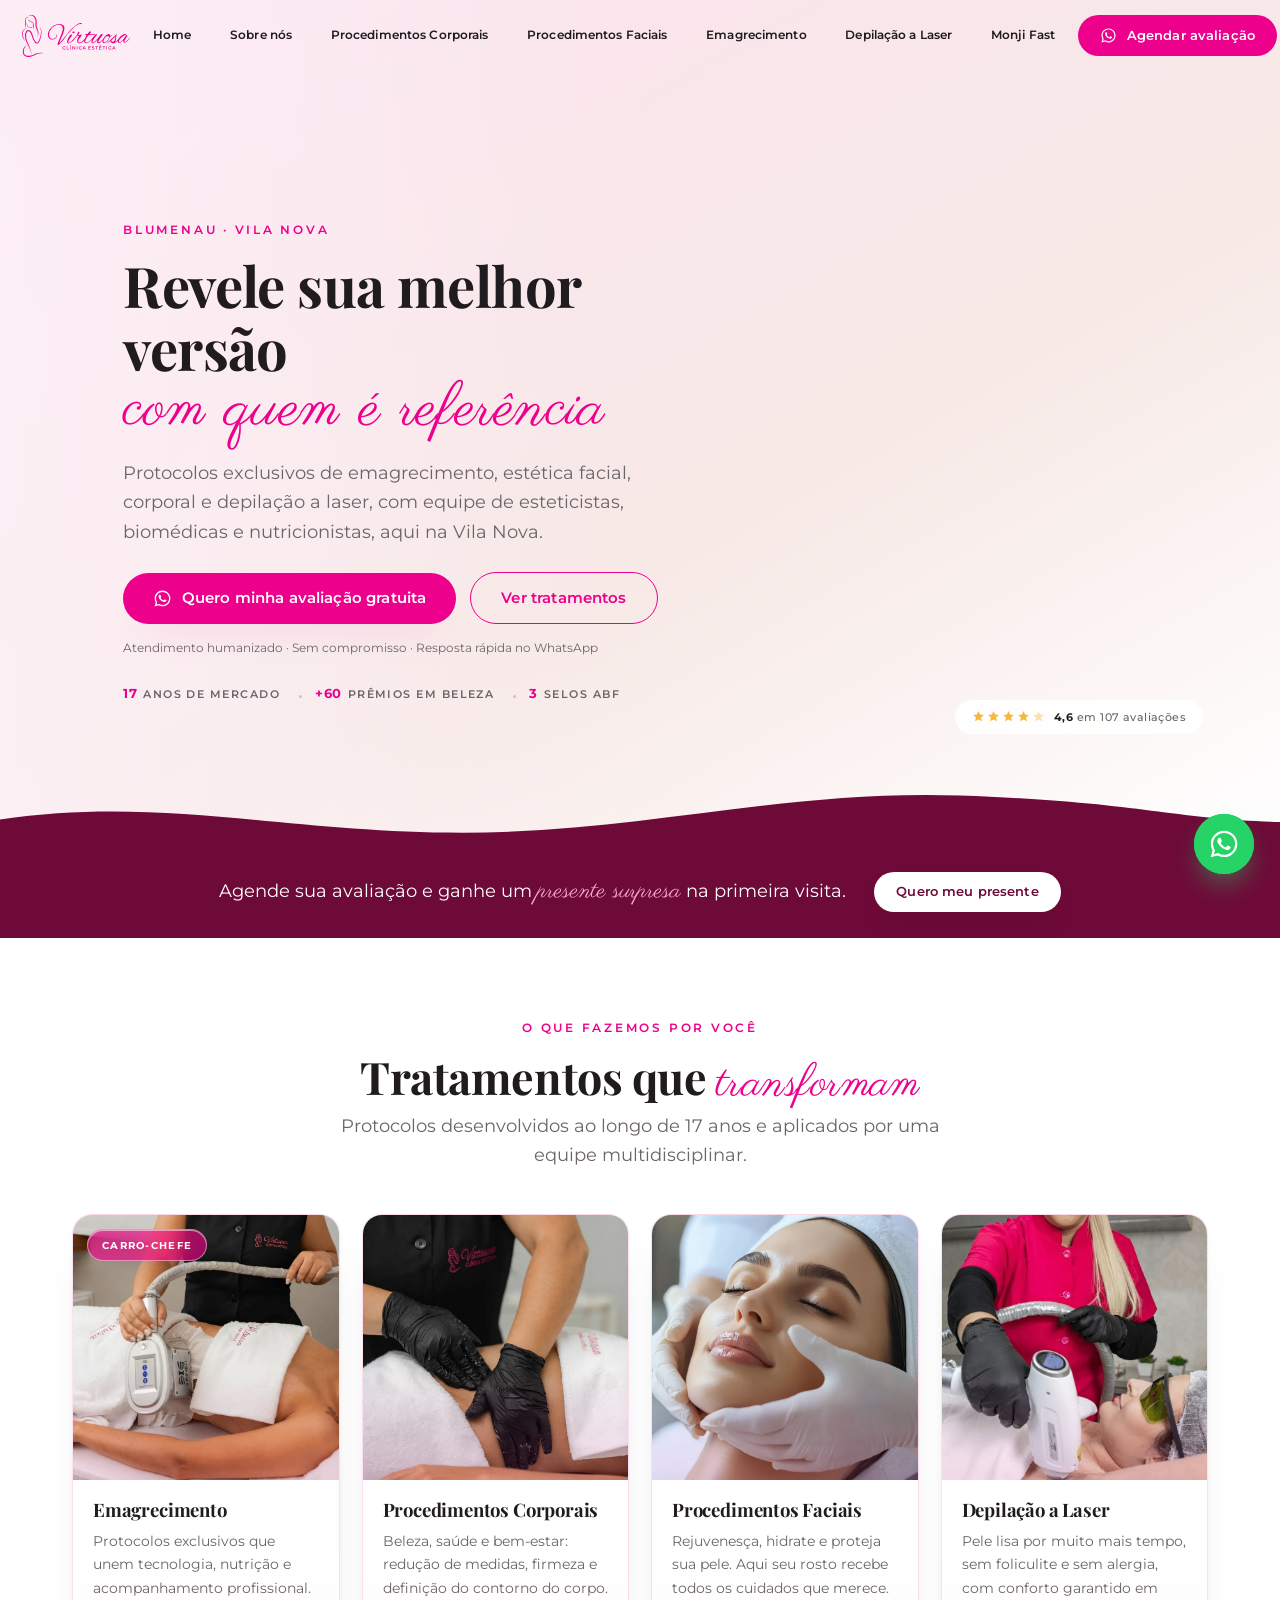
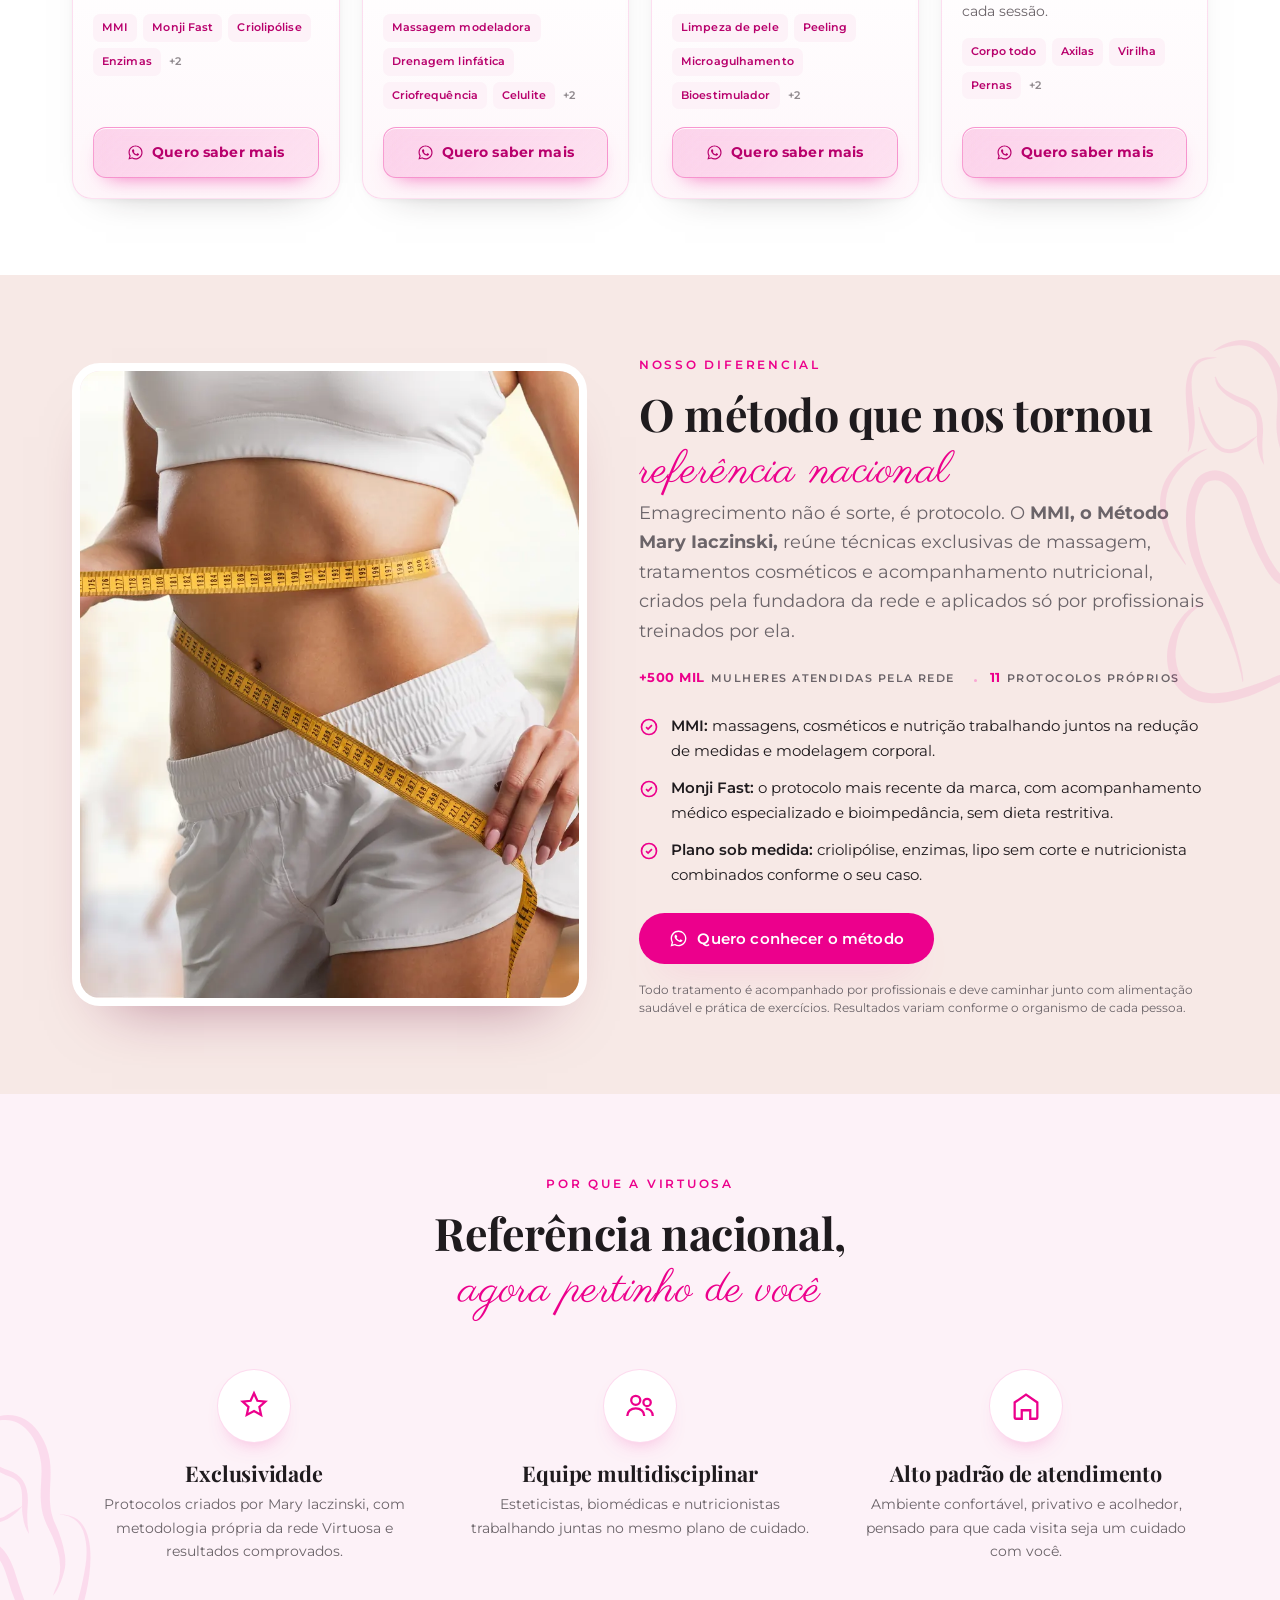
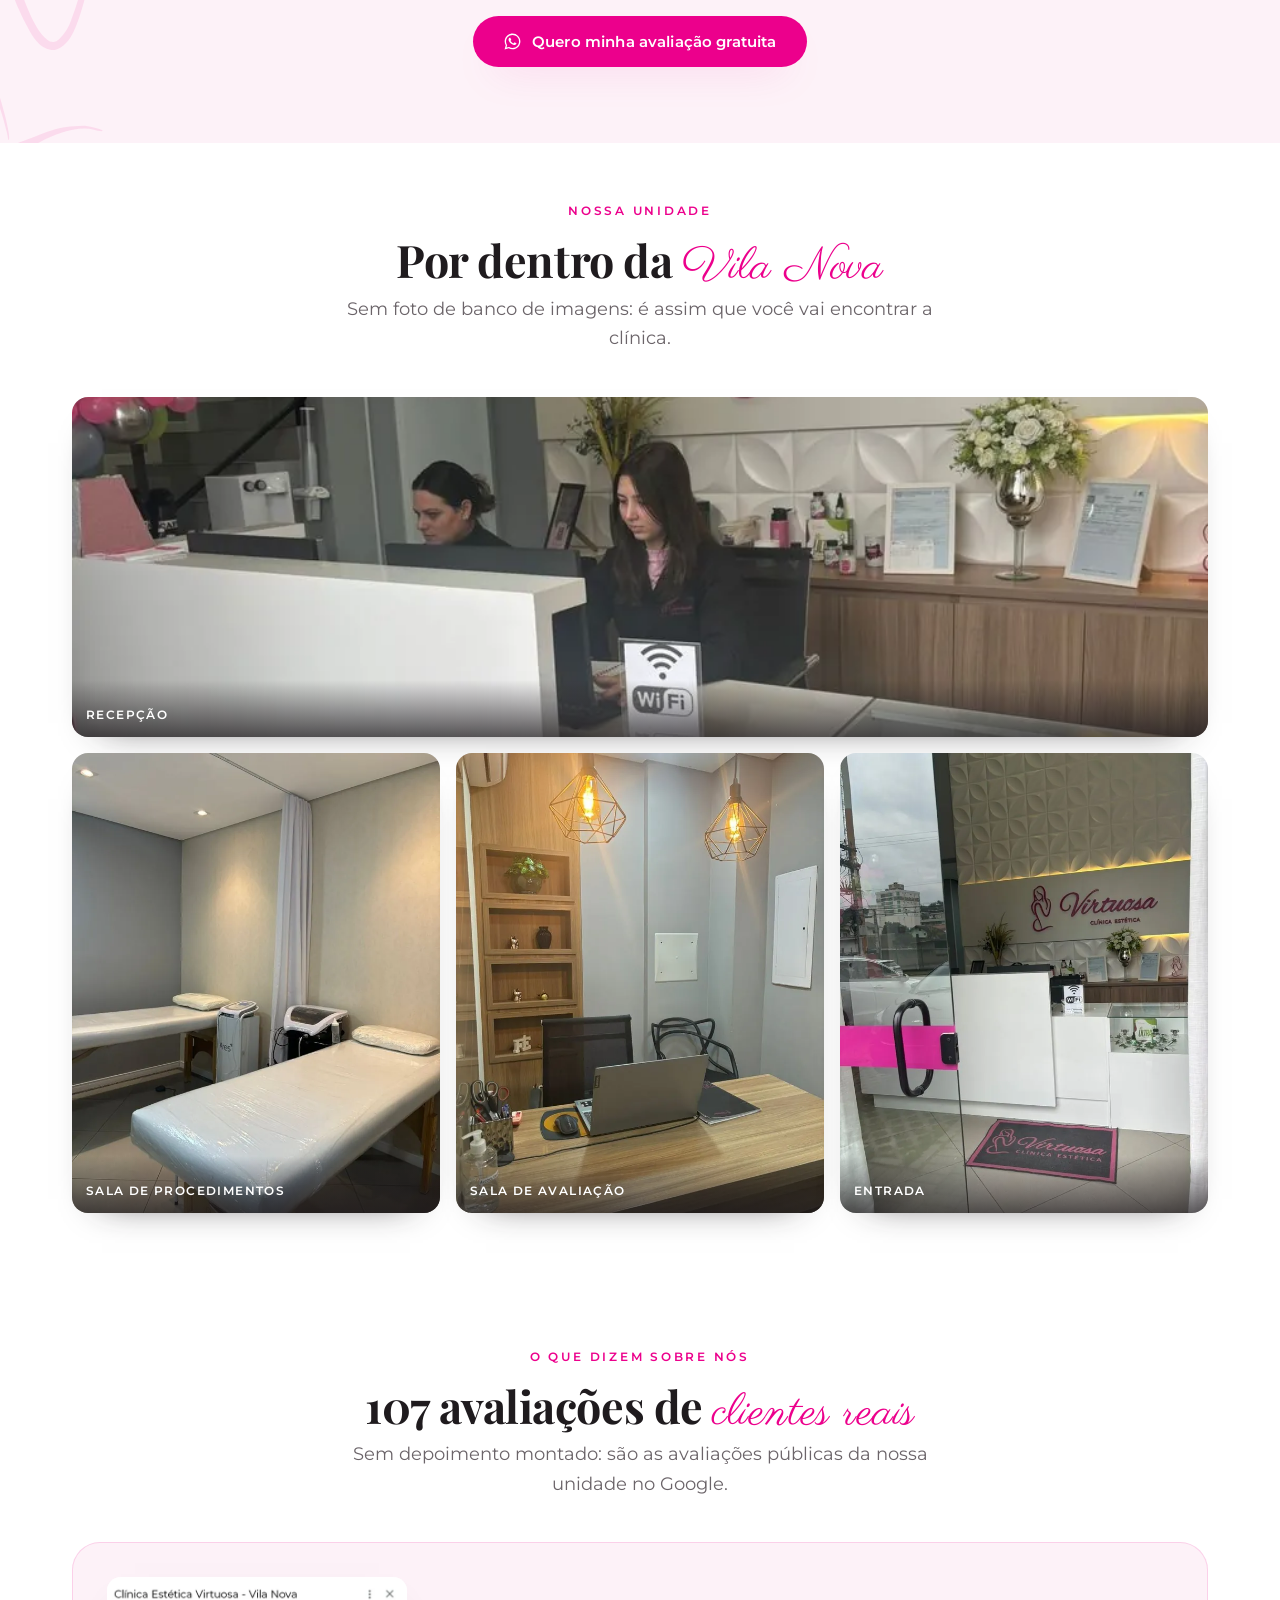
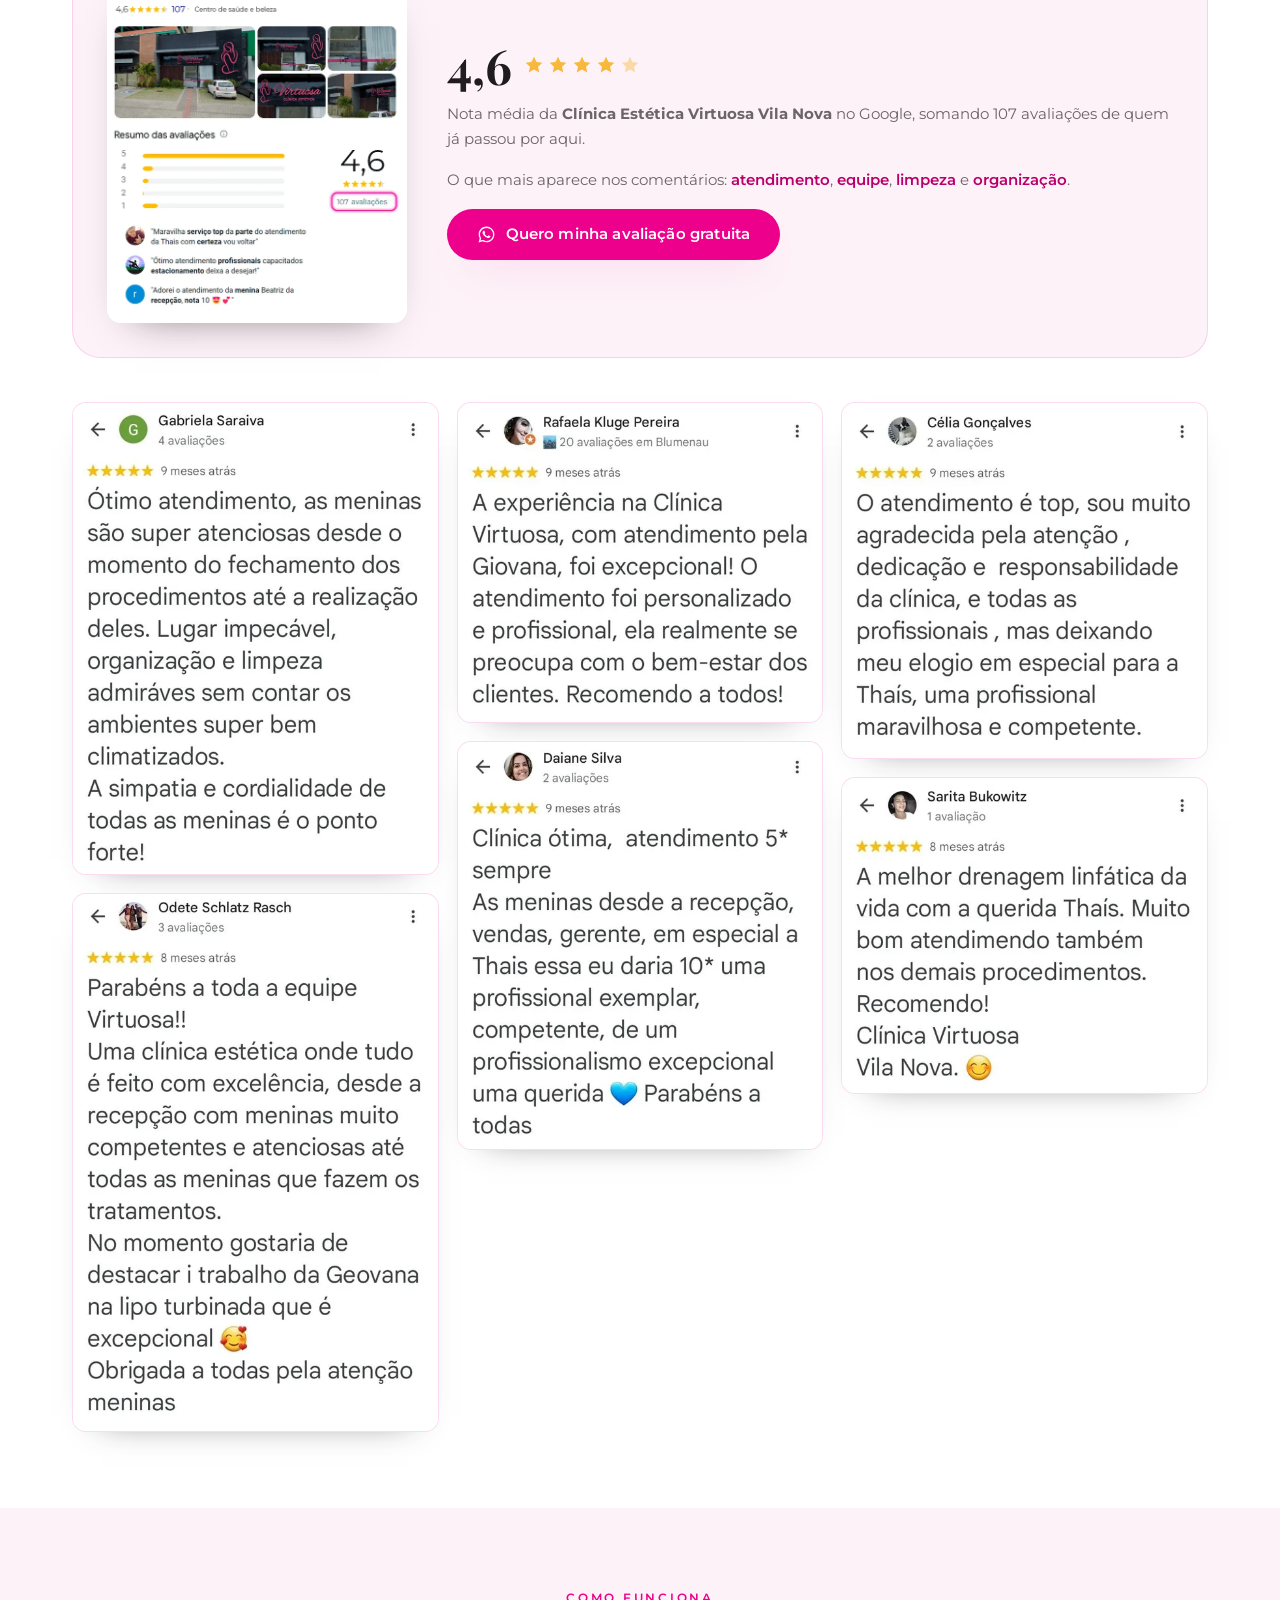
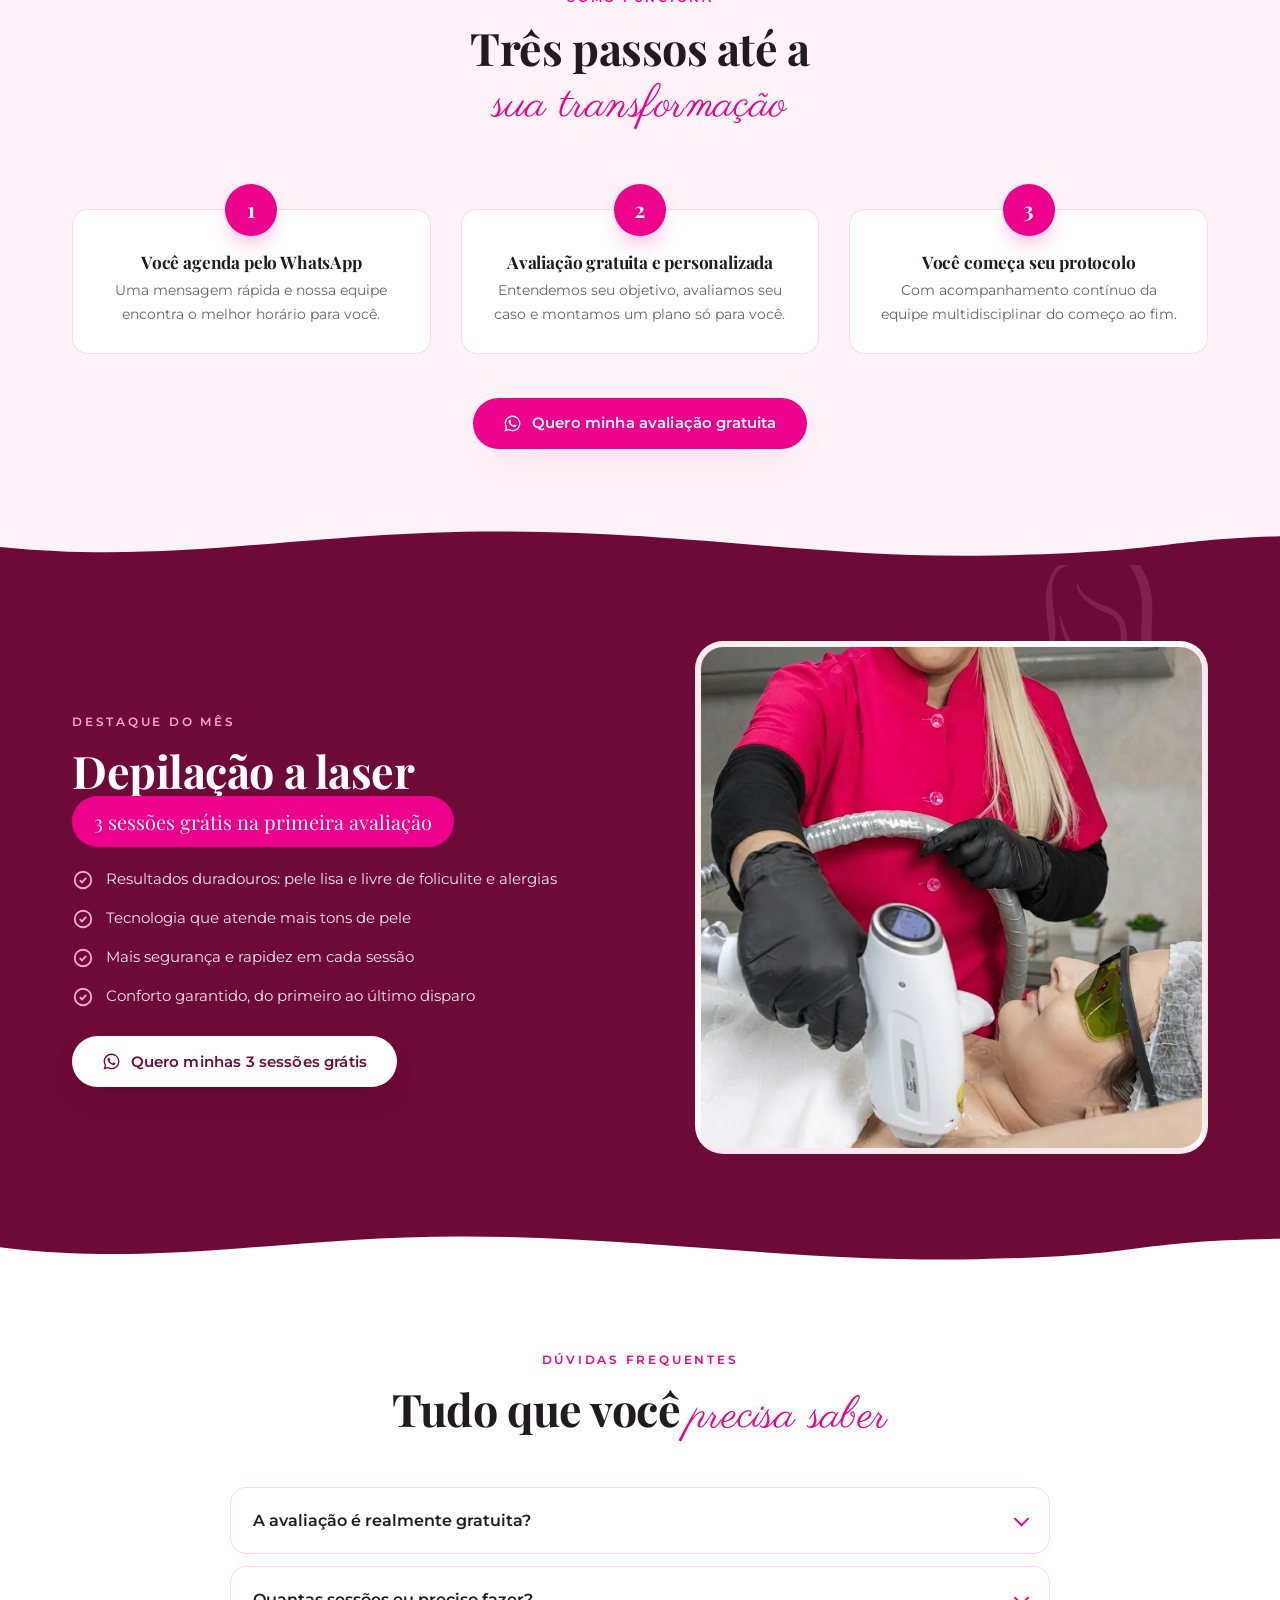
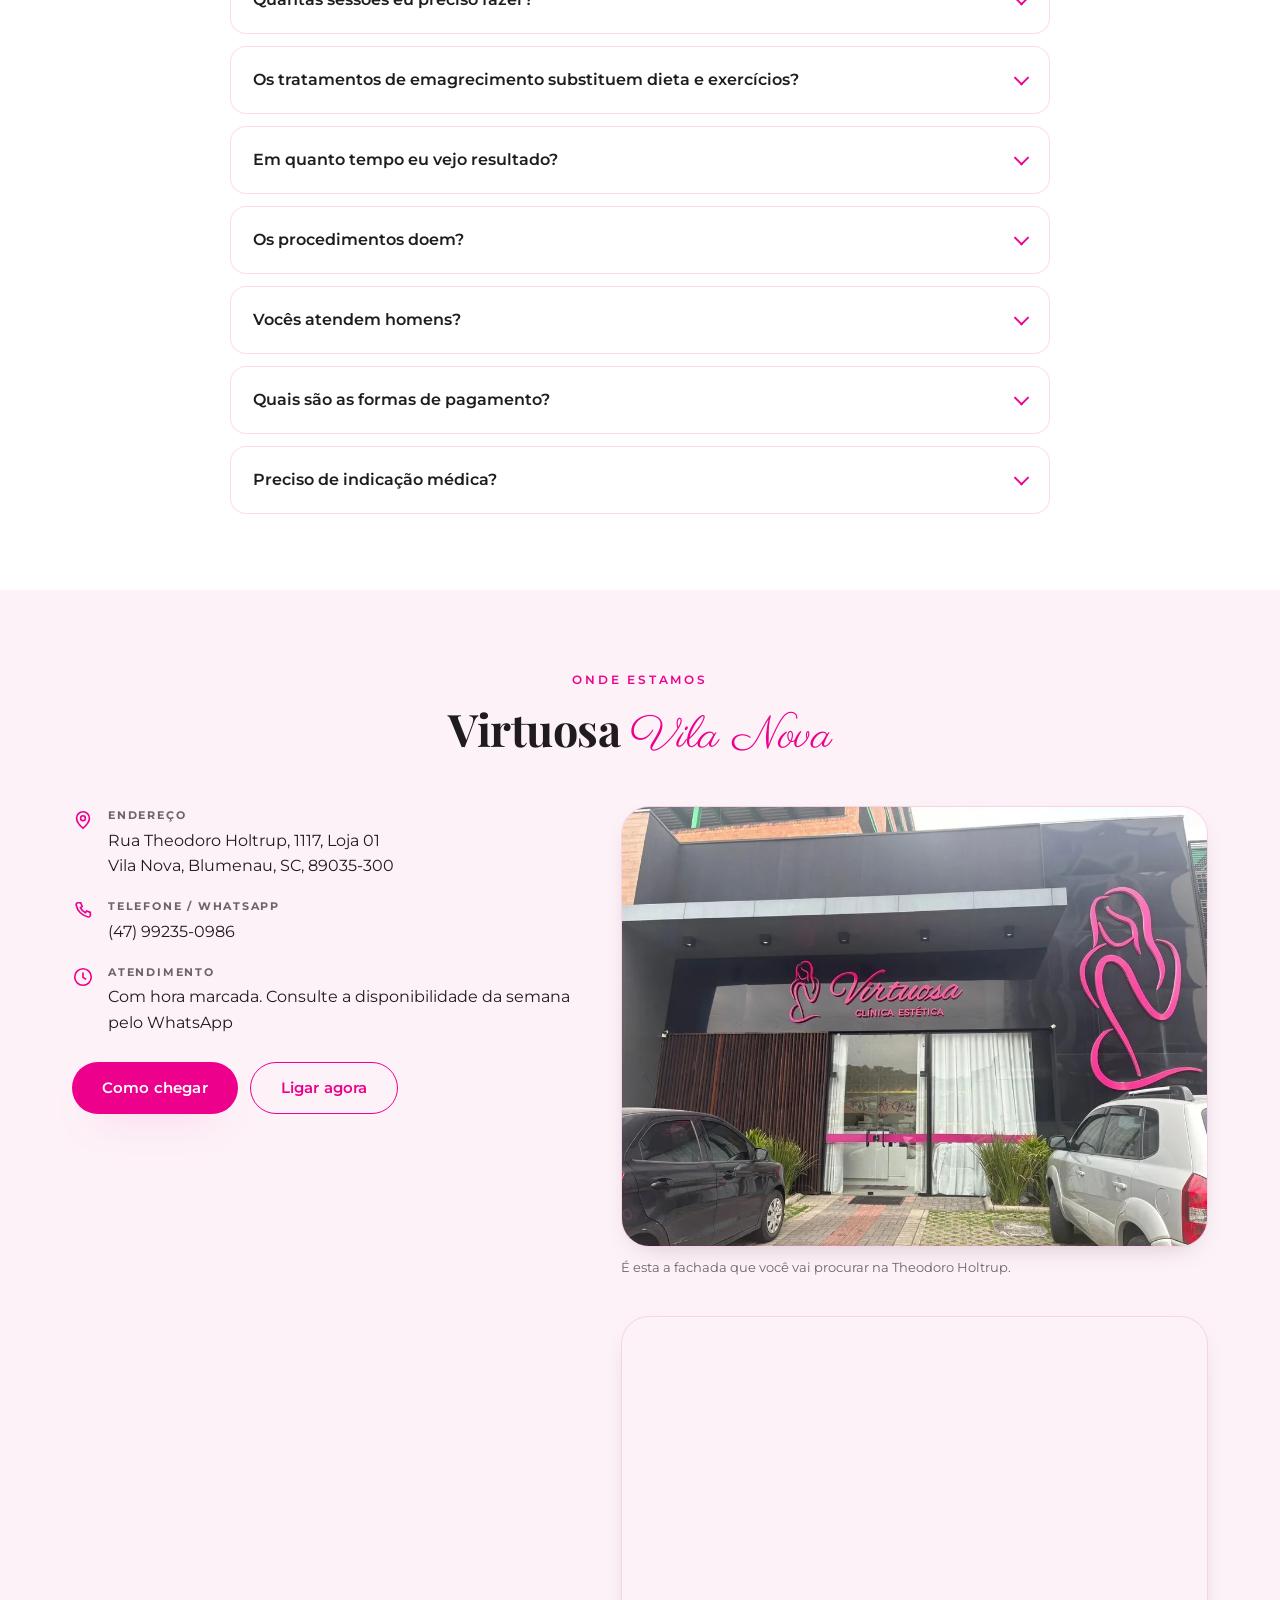
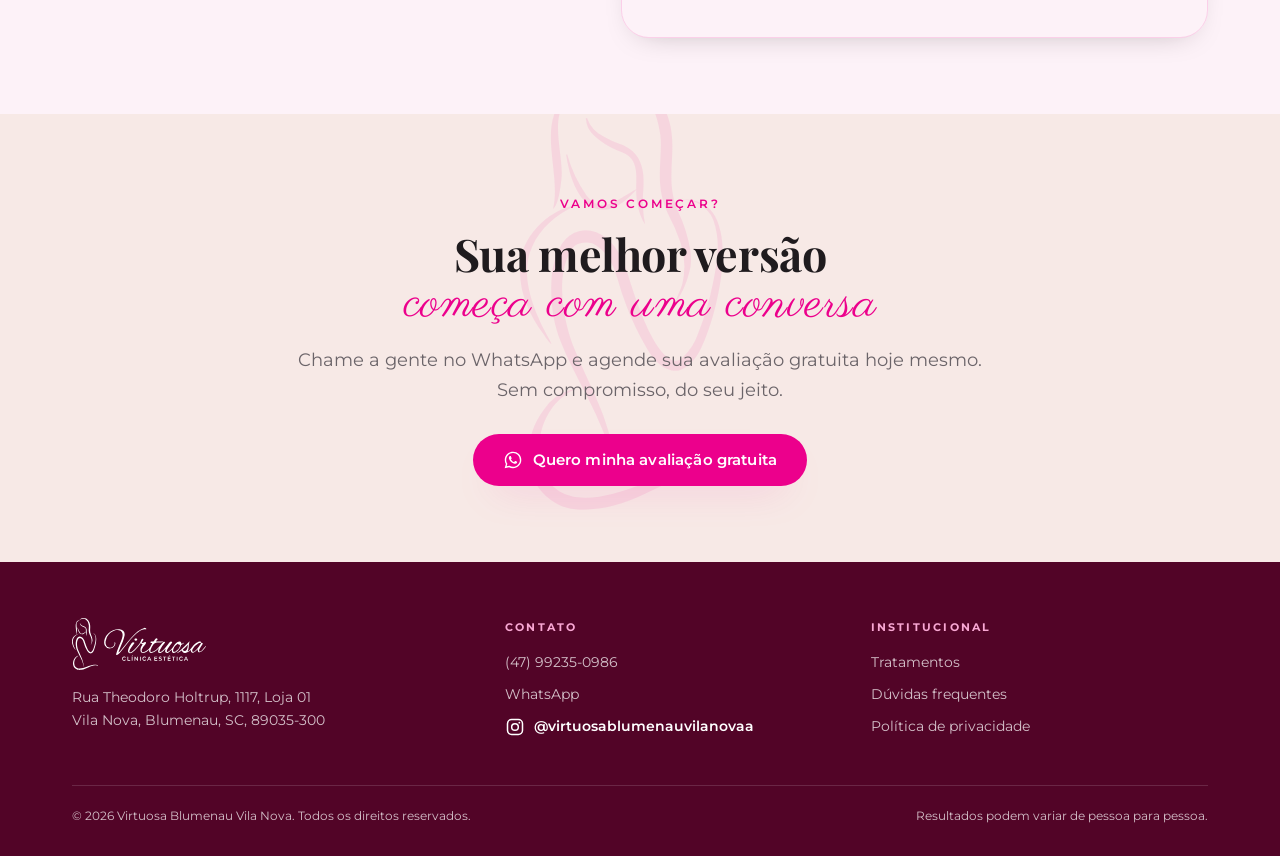
<file: index.html>
<!DOCTYPE html>
<html lang="pt-BR">
<head>
<meta charset="UTF-8">
<meta name="viewport" content="width=device-width, initial-scale=1">
<title>Virtuosa Blumenau Vila Nova | Clínica Estética | Avaliação Gratuita</title>
<meta name="description" content="Clínica Virtuosa Blumenau Vila Nova: emagrecimento, estética facial, corporal e depilação a laser. 17 anos de mercado. Agende sua avaliação gratuita pelo WhatsApp.">
<meta name="theme-color" content="#EC008C">
<!-- Compartilhamento (WhatsApp, Instagram, Facebook, LinkedIn).
     Ao trocar de dominio, atualize as URLs absolutas abaixo e revalide em
     developers.facebook.com/tools/debug (o WhatsApp usa o mesmo cache). -->
<meta property="og:type" content="website">
<meta property="og:locale" content="pt_BR">
<meta property="og:site_name" content="Virtuosa Blumenau Vila Nova">
<meta property="og:url" content="https://virtuosa-cyan.vercel.app/">
<meta property="og:title" content="Virtuosa Blumenau Vila Nova | Clínica Estética">
<meta property="og:description" content="Emagrecimento, estética facial, corporal e depilação a laser. 17 anos de mercado, 4,6 em 107 avaliações. Agende sua avaliação gratuita.">
<meta property="og:image" content="https://virtuosa-cyan.vercel.app/assets/img/og-image.jpg">
<meta property="og:image:secure_url" content="https://virtuosa-cyan.vercel.app/assets/img/og-image.jpg">
<meta property="og:image:type" content="image/jpeg">
<meta property="og:image:width" content="1200">
<meta property="og:image:height" content="630">
<meta property="og:image:alt" content="Virtuosa Blumenau Vila Nova | Clínica Estética">
<meta name="twitter:card" content="summary_large_image">
<meta name="twitter:title" content="Virtuosa Blumenau Vila Nova | Clínica Estética">
<meta name="twitter:description" content="Emagrecimento, estética facial, corporal e depilação a laser. 17 anos de mercado, 4,6 em 107 avaliações. Agende sua avaliação gratuita.">
<meta name="twitter:image" content="https://virtuosa-cyan.vercel.app/assets/img/og-image.jpg">
<link rel="canonical" href="https://virtuosa-cyan.vercel.app/">
<link rel="preconnect" href="https://fonts.googleapis.com">
<link rel="preconnect" href="https://fonts.gstatic.com" crossorigin>
<link href="https://fonts.googleapis.com/css2?family=Playfair+Display:wght@400;600;700&family=Montserrat:wght@400;500;600;700&family=Parisienne&display=swap" rel="stylesheet">
<link rel="stylesheet" href="styles.css">
</head>
<body>

<!-- ============ DEFINIÇÕES SVG REUTILIZÁVEIS ============ -->
<svg width="0" height="0" style="position:absolute" aria-hidden="true">
  <defs>
    <!-- Silhueta feminina em linha contínua (símbolo do logo) -->
    <g id="mark-silhueta" fill="currentColor">
      <path id="Caminho_1" data-name="Caminho 1" d="M38.375,27.915c3.165.94,4.452,3.49,5.146,6.464,1.573,6.732-.89,17.265-3.377,23.49-.947,2.374-2.044,4.676-4.306,6.1a4.737,4.737,0,0,1-1.328.586,3.6,3.6,0,0,1-1.565-.009c-2.628-.57-4.052-2.594-5.372-4.72A64.032,64.032,0,0,1,21.166,44.6c-.89-2.9-2.094-5.738-4.945-7.328a1.755,1.755,0,0,0-.805-.34,4.6,4.6,0,0,0-2,0,2.991,2.991,0,0,0-2.329,1.784c-3.355,5.5-1.631,14.956.584,20.662,1.813,4.671,4.172,9.092,6,13.753,1.292,3.017,4.95,15.675,3.886,16.149-.045.02-.465-2.554-.561-2.556-.57-2.062-1.041-4.148-1.8-6.161-.827-2.2-1.714-4.362-2.7-6.5C14.137,68.949,11.247,64.1,9.12,58.872a27.611,27.611,0,0,1-2.19-9.415,34.194,34.194,0,0,1,0-5.08,16.509,16.509,0,0,1,2.19-7.214,6.215,6.215,0,0,1,8.613-1.988c2.925,1.8,4.453,4.694,5.476,7.856,1.56,4.819,4.815,15.757,8.973,18.792a2.208,2.208,0,0,0,3.2-.131,12.708,12.708,0,0,0,3.342-5.281A63,63,0,0,0,41.856,45.79c.967-4.753,1.775-8.849.151-13.7a7.027,7.027,0,0,0-3.851-3.964c-.72-.311-3.031-.725-3.029-.767a16.213,16.213,0,0,1,3.248.559" transform="translate(-0.082 -0.329)" fill="currentColor" fill-rule="evenodd"/>
      <path id="Caminho_2" data-name="Caminho 2" d="M25.744,90c6.977-2.554,8.741-3.964,16.32-4.118,1.8.078,5.418,1.1,5.228,1.385s-1.538-.155-2.458-.307c-4.5-1.176-10.592,1.318-14.534,3.288-4.21,2.1-8.512,4.087-13.158,4.749-3.57.509-7.283.456-10.442-1.874C.275,88.381.709,79.479,5.173,73.56a10.462,10.462,0,0,1,5.348-4.137,7.254,7.254,0,0,1,1.513-.238c.051.04-.9.307-1.083.442C6.741,72.172,4.727,76.1,4.176,80.945a9.087,9.087,0,0,0-.008,2.913,9.223,9.223,0,0,0,7.092,8.488C15.731,93.43,21.677,91.489,25.744,90" transform="translate(-0.022 -0.832)" fill="currentColor" fill-rule="evenodd"/>
      <path id="Caminho_3" data-name="Caminho 3" d="M14.72,2.344C19.385-1.018,25.832-1.18,29.826,4.617c6.619,9.606.694,16.351,4.636,25.234a31.51,31.51,0,0,1,2.668,8.641,14.042,14.042,0,0,1-.008,3.227c-.488,2.488-1.588,5.775-3.3,7.758.319-1.1,1.24-3,1.533-4.109a16.535,16.535,0,0,0-.346-8.651,42.979,42.979,0,0,0-2.869-6.6,17.52,17.52,0,0,1-1.629-6.458c-.265-3.465.44-7.28.052-10.489-.68-4.512-2.152-8.536-6.315-10.947C21.3.514,17.928,1.642,14.972,2.6c-.538.233-1.133.491-.951.327a4.2,4.2,0,0,1,.7-.584" transform="translate(-0.168)" fill="currentColor" fill-rule="evenodd"/>
      <path id="Caminho_4" data-name="Caminho 4" d="M11.608,29.079C7.77,31.026,4.518,33.622,2.66,37.71c-2.2,4.827-.881,9.878.933,14.549a35.178,35.178,0,0,0,2.269,4.7c2,3.49.3,1.406-.839-.338a25.628,25.628,0,0,1-4.6-9.61c-.872-4.415-.55-8.771,2.4-12.431a16.644,16.644,0,0,1,8.548-5.737,6.5,6.5,0,0,1,1-.265c-.087.215-.693.442-.768.5" transform="translate(0 -0.344)" fill="currentColor" fill-rule="evenodd"/>
      <path id="Caminho_5" data-name="Caminho 5" d="M14.692,9.676a7.145,7.145,0,0,0,3.688,4.064A18.421,18.421,0,0,0,21.834,15.3c3.5,1.19,5.528,4.055,5.083,9.572a27.294,27.294,0,0,0,.349,7.834A11.068,11.068,0,0,1,25.63,28.1c-.956-4.125,1.335-9.219-3.376-11.029a15.917,15.917,0,0,1-4.628-2.411c-1.416-1.186-2.974-2.383-3.126-4.533-.111-.228-.218-.454.192-.45" transform="translate(-0.173 -0.117)" fill="currentColor" fill-rule="evenodd"/>
      <path id="Caminho_6" data-name="Caminho 6" d="M9.017,23.249c-.405,3.493-.911,5.277-1.778,6.081C8.918,21.911,4.456,13.016,8.524,6.651c1.219-1.908,3-2.152,4.953-2.117,1.153.021,1.938.069,1.274.13-.189.018-.958.168-1.494.253C4.819,6,9.964,17.423,9.017,23.249" transform="translate(-0.081 -0.055)" fill="currentColor" fill-rule="evenodd"/>
      <path id="Caminho_7" data-name="Caminho 7" d="M25.176,25.256c.676-.45.41-.254.043.154-7.978,8.96-13.6,2.374-15.077-7.546-.083-.235.011-.278.211-.2a28.414,28.414,0,0,0,4.162,8.8c1.653,2.2,3.544,2.668,6.023,1.5.4-.191,4.64-2.694,4.637-2.705" transform="translate(-0.121 -0.212)" fill="currentColor" fill-rule="evenodd"/>
    </g>
    <!-- Ícone WhatsApp -->
    <g id="ic-wa"><path fill="currentColor" d="M12.04 2C6.58 2 2.13 6.45 2.13 11.91c0 1.75.46 3.45 1.32 4.95L2 22l5.25-1.38a9.9 9.9 0 0 0 4.79 1.22h.01c5.46 0 9.91-4.45 9.91-9.91 0-2.65-1.03-5.14-2.9-7.01A9.82 9.82 0 0 0 12.04 2Zm0 18.13h-.01a8.2 8.2 0 0 1-4.19-1.15l-.3-.18-3.12.82.83-3.04-.2-.31a8.19 8.19 0 0 1-1.26-4.36c0-4.54 3.7-8.24 8.25-8.24 2.2 0 4.27.86 5.83 2.42a8.2 8.2 0 0 1 2.41 5.83c0 4.54-3.7 8.21-8.24 8.21Zm4.52-6.16c-.25-.12-1.47-.72-1.69-.81-.23-.08-.39-.12-.56.13-.16.24-.64.8-.78.97-.15.16-.29.18-.53.06-.25-.12-1.05-.39-1.99-1.23-.74-.66-1.23-1.47-1.38-1.72-.14-.25-.01-.38.11-.5.11-.11.25-.29.37-.43.13-.15.17-.25.25-.41.08-.17.04-.31-.02-.43-.06-.12-.56-1.34-.76-1.84-.2-.48-.4-.42-.56-.43h-.47c-.16 0-.43.06-.65.31-.22.25-.85.84-.85 2.03s.87 2.35 1 2.51c.12.16 1.71 2.61 4.15 3.66.58.25 1.03.4 1.38.51.58.19 1.11.16 1.53.1.47-.07 1.47-.6 1.67-1.18.21-.58.21-1.07.15-1.18-.06-.11-.22-.17-.47-.29Z"/></g>
  </defs>
</svg>

<!-- ============ HEADER ============ -->
<header class="header" id="header">
  <div class="wrap">
    <a class="brand" href="#topo" aria-label="Virtuosa Clínica Estética, início">
      <img src="assets/logo.svg" alt="Virtuosa Clínica Estética" width="243" height="94">
    </a>
      <nav class="nav" id="nav">
        <a href="index.html">Home</a>
        <a href="index.html#diferenciais">Sobre nós</a>
        <a href="procedimentos-corporais.html">Procedimentos Corporais</a>
        <a href="index.html#servicos">Procedimentos Faciais</a>
        <a href="index.html#metodo">Emagrecimento</a>
        <a href="index.html#laser">Depilação a Laser</a>
        <a href="index.html#metodo">Monji Fast</a>
      </nav>
      <button class="nav-toggle" type="button" aria-label="Abrir menu" aria-expanded="false" aria-controls="nav">
        <span></span><span></span><span></span>
      </button>
    <a class="btn btn--primary btn--sm" data-wa href="#" target="_blank" rel="noopener">
      <svg width="17" height="17" viewBox="0 0 24 24" aria-hidden="true"><use href="#ic-wa"/></svg>
      Agendar avaliação
    </a>
  </div>
</header>

<main id="topo">

<!-- ============ HERO ============ -->
<section class="hero">
  <div class="hero__photo img-slot" data-slot>
    <picture>
      <source media="(min-width:940px)" srcset="assets/img/hero-desktop.webp" type="image/webp">
      <source media="(min-width:940px)" srcset="assets/img/hero-desktop.jpg">
      <source srcset="assets/img/hero-mobile.webp" type="image/webp">
      <img src="assets/img/hero-mobile.jpg" width="1000" height="1250" fetchpriority="high" decoding="async"
           alt="Especialista da Clínica Virtuosa Blumenau Vila Nova sorrindo no ambiente da clínica">
    </picture>
    <div class="img-slot__ph"><svg viewBox="0 0 52 98" aria-hidden="true"><use href="#mark-silhueta"/></svg><span>assets/img/hero-desktop.jpg</span></div>
  </div>
  <div class="hero__veil" aria-hidden="true"></div>
  <div class="hero__badge">
    <span class="hero__badge-stars" aria-hidden="true">
      <svg viewBox="0 0 24 24" fill="currentColor"><path d="m12 2 3 6.5 7 .8-5.2 4.7 1.5 6.9L12 17.4 5.7 20.9l1.5-6.9L2 9.3l7-.8L12 2Z"/></svg>
      <svg viewBox="0 0 24 24" fill="currentColor"><path d="m12 2 3 6.5 7 .8-5.2 4.7 1.5 6.9L12 17.4 5.7 20.9l1.5-6.9L2 9.3l7-.8L12 2Z"/></svg>
      <svg viewBox="0 0 24 24" fill="currentColor"><path d="m12 2 3 6.5 7 .8-5.2 4.7 1.5 6.9L12 17.4 5.7 20.9l1.5-6.9L2 9.3l7-.8L12 2Z"/></svg>
      <svg viewBox="0 0 24 24" fill="currentColor"><path d="m12 2 3 6.5 7 .8-5.2 4.7 1.5 6.9L12 17.4 5.7 20.9l1.5-6.9L2 9.3l7-.8L12 2Z"/></svg>
      <svg viewBox="0 0 24 24" fill="currentColor"><path d="m12 2 3 6.5 7 .8-5.2 4.7 1.5 6.9L12 17.4 5.7 20.9l1.5-6.9L2 9.3l7-.8L12 2Z"/></svg>
    </span>
    <span><strong>4,6</strong> em 107 avaliações</span>
  </div>
  <div class="wrap">
    <div class="hero__grid">
      <div class="hero__copy reveal">
        <span class="kicker">Blumenau · Vila Nova</span>
        <h1>Revele sua melhor versão <span class="script">com quem é referência</span></h1>
        <p class="lead hero__sub">Protocolos exclusivos de emagrecimento, estética facial, corporal e depilação a laser, com equipe de esteticistas, biomédicas e nutricionistas, aqui na Vila Nova.</p>
        <div class="hero__cta">
          <a class="btn btn--primary" data-wa href="#" target="_blank" rel="noopener">
            <svg width="19" height="19" viewBox="0 0 24 24" aria-hidden="true"><use href="#ic-wa"/></svg>
            Quero minha avaliação gratuita
          </a>
          <a class="btn btn--ghost" href="#servicos">Ver tratamentos</a>
        </div>
        <p class="hero__note">Atendimento humanizado · Sem compromisso · Resposta rápida no WhatsApp</p>
        <ul class="seals">
          <li><strong>17</strong> anos de mercado</li>
          <li><strong>+60</strong> prêmios em beleza</li>
          <li><strong>3</strong> selos ABF</li>
        </ul>
      </div>

    </div>
  </div>
  <div class="wave" aria-hidden="true">
    <svg viewBox="0 0 1440 90" preserveAspectRatio="none"><path fill="#6E0A38" d="M0 46c180-40 320 22 520 22S880-4 1080 6s240 40 360 44v40H0V46Z"/></svg>
  </div>
</section>

<!-- ============ BARRA DE OFERTA ============ -->
<section class="offer" aria-label="Oferta da primeira visita">
  <div class="wrap">
    <p>Agende sua avaliação e ganhe um <span class="gift">presente surpresa</span> na primeira visita.</p>
    <a class="btn btn--light btn--sm" data-wa data-msg="Olá, estava no site e quero agendar minha avaliação gratuita para receber o presente surpresa" href="#" target="_blank" rel="noopener">Quero meu presente</a>
  </div>
</section>

<!-- ============ SERVIÇOS ============ -->
<section class="section" id="servicos">
  <div class="wrap">
    <div class="section-head reveal">
      <span class="kicker">O que fazemos por você</span>
      <h2>Tratamentos que <span class="script">transformam</span></h2>
      <p class="lead">Protocolos desenvolvidos ao longo de 17 anos e aplicados por uma equipe multidisciplinar.</p>
    </div>

    <div class="grid grid-4">
      <article class="card reveal">
        <span class="card__flag">Carro-chefe</span>
        <div class="img-slot" data-slot>
          <picture>
            <source srcset="assets/img/emagrecimento.webp?v=2" type="image/webp">
            <img src="assets/img/emagrecimento.jpg?v=2" width="800" height="600" alt="Protocolo de emagrecimento na Virtuosa" loading="lazy" decoding="async">
          </picture>
          <div class="img-slot__ph"><svg viewBox="0 0 52 98" aria-hidden="true"><use href="#mark-silhueta"/></svg><span>emagrecimento.jpg</span></div>
        </div>
        <div class="card__body">
          <h3>Emagrecimento</h3>
          <p>Protocolos exclusivos que unem tecnologia, nutrição e acompanhamento profissional.</p>
          <ul class="card__tags">
            <li>MMI</li><li>Monji Fast</li><li>Criolipólise</li><li>Enzimas</li><li class="more">+2</li>
          </ul>
          <a class="card__cta" data-wa data-msg="Olá, estava no site e quero saber mais sobre os protocolos de Emagrecimento" href="#" target="_blank" rel="noopener"><svg width="17" height="17" viewBox="0 0 24 24" aria-hidden="true"><use href="#ic-wa"/></svg>Quero saber mais</a>
        </div>
      </article>

      <article class="card reveal">
        <div class="img-slot" data-slot>
          <picture>
            <source srcset="assets/img/corporal.webp?v=2" type="image/webp">
            <img src="assets/img/corporal.jpg?v=2" width="800" height="600" alt="Procedimentos corporais na Virtuosa" loading="lazy" decoding="async">
          </picture>
          <div class="img-slot__ph"><svg viewBox="0 0 52 98" aria-hidden="true"><use href="#mark-silhueta"/></svg><span>corporal.jpg</span></div>
        </div>
        <div class="card__body">
          <h3>Procedimentos Corporais</h3>
          <p>Beleza, saúde e bem-estar: redução de medidas, firmeza e definição do contorno do corpo.</p>
          <ul class="card__tags">
            <li>Massagem modeladora</li><li>Drenagem linfática</li><li>Criofrequência</li><li>Celulite</li><li class="more">+2</li>
          </ul>
          <a class="card__cta" data-wa data-msg="Olá, estava no site e quero saber mais sobre os Procedimentos Corporais" href="#" target="_blank" rel="noopener"><svg width="17" height="17" viewBox="0 0 24 24" aria-hidden="true"><use href="#ic-wa"/></svg>Quero saber mais</a>
        </div>
      </article>

      <article class="card reveal">
        <div class="img-slot" data-slot>
          <picture>
            <source srcset="assets/img/facial.webp?v=2" type="image/webp">
            <img src="assets/img/facial.jpg?v=2" width="800" height="600" alt="Procedimentos faciais na Virtuosa" loading="lazy" decoding="async">
          </picture>
          <div class="img-slot__ph"><svg viewBox="0 0 52 98" aria-hidden="true"><use href="#mark-silhueta"/></svg><span>facial.jpg</span></div>
        </div>
        <div class="card__body">
          <h3>Procedimentos Faciais</h3>
          <p>Rejuvenesça, hidrate e proteja sua pele. Aqui seu rosto recebe todos os cuidados que merece.</p>
          <ul class="card__tags">
            <li>Limpeza de pele</li><li>Peeling</li><li>Microagulhamento</li><li>Bioestimulador</li><li class="more">+2</li>
          </ul>
          <a class="card__cta" data-wa data-msg="Olá, estava no site e quero saber mais sobre os Procedimentos Faciais" href="#" target="_blank" rel="noopener"><svg width="17" height="17" viewBox="0 0 24 24" aria-hidden="true"><use href="#ic-wa"/></svg>Quero saber mais</a>
        </div>
      </article>

      <article class="card reveal">
        <div class="img-slot" data-slot>
          <picture>
            <source srcset="assets/img/laser.webp?v=2" type="image/webp">
            <img src="assets/img/laser.jpg?v=2" width="800" height="600" alt="Depilação a laser na Virtuosa" loading="lazy" decoding="async">
          </picture>
          <div class="img-slot__ph"><svg viewBox="0 0 52 98" aria-hidden="true"><use href="#mark-silhueta"/></svg><span>laser.jpg</span></div>
        </div>
        <div class="card__body">
          <h3>Depilação a Laser</h3>
          <p>Pele lisa por muito mais tempo, sem foliculite e sem alergia, com conforto garantido em cada sessão.</p>
          <ul class="card__tags">
            <li>Corpo todo</li><li>Axilas</li><li>Virilha</li><li>Pernas</li><li class="more">+2</li>
          </ul>
          <a class="card__cta" data-wa data-msg="Olá, estava no site e quero saber mais sobre a Depilação a Laser" href="#" target="_blank" rel="noopener"><svg width="17" height="17" viewBox="0 0 24 24" aria-hidden="true"><use href="#ic-wa"/></svg>Quero saber mais</a>
        </div>
      </article>
    </div>
  </div>
</section>

<!-- ============ MÉTODO MMI ============ -->
<section class="section bg-nude" id="metodo">
  <svg class="line-deco" style="top:8%;right:-80px;width:200px;color:#EC008C;opacity:.08" viewBox="0 0 52 98" aria-hidden="true"><use href="#mark-silhueta"/></svg>
  <div class="wrap">
    <div class="method__grid">
      <div class="method__media reveal">
        <div class="img-slot" data-slot>
          <picture>
            <source srcset="assets/img/metodo-mmi.webp" type="image/webp">
            <img src="assets/img/metodo-mmi.jpg" width="800" height="1000" alt="Atendimento do protocolo de emagrecimento MMI na Clínica Virtuosa" loading="lazy" decoding="async">
          </picture>
          <div class="img-slot__ph"><svg viewBox="0 0 52 98" aria-hidden="true"><use href="#mark-silhueta"/></svg><span>metodo-mmi.jpg</span></div>
        </div>
      </div>
      <div class="reveal">
        <span class="kicker">Nosso diferencial</span>
        <h2>O método que nos tornou <span class="script">referência nacional</span></h2>
        <p class="lead">Emagrecimento não é sorte, é protocolo. O <strong>MMI, o Método Mary Iaczinski,</strong> reúne técnicas exclusivas de massagem, tratamentos cosméticos e acompanhamento nutricional, criados pela fundadora da rede e aplicados só por profissionais treinados por ela.</p>

        <ul class="seals seals--method">
          <li><strong>+500 mil</strong> mulheres atendidas pela rede</li>
          <li><strong>11</strong> protocolos próprios</li>
        </ul>

        <ul class="protocols">
          <li><svg viewBox="0 0 24 24" fill="none" stroke="currentColor" stroke-width="2" aria-hidden="true"><circle cx="12" cy="12" r="9"/><path d="m8.5 12.2 2.4 2.4 4.6-4.9"/></svg><span><b>MMI:</b> massagens, cosméticos e nutrição trabalhando juntos na redução de medidas e modelagem corporal.</span></li>
          <li><svg viewBox="0 0 24 24" fill="none" stroke="currentColor" stroke-width="2" aria-hidden="true"><circle cx="12" cy="12" r="9"/><path d="m8.5 12.2 2.4 2.4 4.6-4.9"/></svg><span><b>Monji Fast:</b> o protocolo mais recente da marca, com acompanhamento médico especializado e bioimpedância, sem dieta restritiva.</span></li>
          <li><svg viewBox="0 0 24 24" fill="none" stroke="currentColor" stroke-width="2" aria-hidden="true"><circle cx="12" cy="12" r="9"/><path d="m8.5 12.2 2.4 2.4 4.6-4.9"/></svg><span><b>Plano sob medida:</b> criolipólise, enzimas, lipo sem corte e nutricionista combinados conforme o seu caso.</span></li>
        </ul>

        <a class="btn btn--primary" data-wa data-msg="Olá, estava no site e quero saber mais sobre o método MMI de emagrecimento" href="#" target="_blank" rel="noopener">
          <svg width="19" height="19" viewBox="0 0 24 24" aria-hidden="true"><use href="#ic-wa"/></svg>
          Quero conhecer o método
        </a>
        <p class="disclaimer">Todo tratamento é acompanhado por profissionais e deve caminhar junto com alimentação saudável e prática de exercícios. Resultados variam conforme o organismo de cada pessoa.</p>
      </div>
    </div>
  </div>
</section>

<!-- ============ POR QUE A VIRTUOSA ============ -->
<section class="section bg-rose" id="diferenciais">
  <svg class="line-deco" style="bottom:-30px;left:-70px;width:190px;color:#F9A8D4;opacity:.3" viewBox="0 0 52 98" aria-hidden="true"><use href="#mark-silhueta"/></svg>
  <div class="wrap">
    <div class="section-head reveal">
      <span class="kicker">Por que a Virtuosa</span>
      <h2>Referência nacional, <span class="script">agora pertinho de você</span></h2>
    </div>
    <div class="grid grid-3">
      <div class="feature reveal">
        <div class="feature__icon"><svg viewBox="0 0 24 24" fill="none" stroke="currentColor" stroke-width="1.6" aria-hidden="true"><path d="m12 3 2.4 5.3 5.6.6-4.2 3.8 1.2 5.6L12 15.5 6.9 18.3l1.2-5.6L4 8.9l5.6-.6L12 3Z"/></svg></div>
        <h3>Exclusividade</h3>
        <p>Protocolos criados por Mary Iaczinski, com metodologia própria da rede Virtuosa e resultados comprovados.</p>
      </div>
      <div class="feature reveal">
        <div class="feature__icon"><svg viewBox="0 0 24 24" fill="none" stroke="currentColor" stroke-width="1.6" aria-hidden="true"><circle cx="9" cy="8" r="3.2"/><circle cx="17" cy="9.5" r="2.6"/><path d="M3 19c0-3.3 2.7-5.4 6-5.4s6 2.1 6 5.4M16 13.8c2.8.2 5 2.2 5 5.2"/></svg></div>
        <h3>Equipe multidisciplinar</h3>
        <p>Esteticistas, biomédicas e nutricionistas trabalhando juntas no mesmo plano de cuidado.</p>
      </div>
      <div class="feature reveal">
        <div class="feature__icon"><svg viewBox="0 0 24 24" fill="none" stroke="currentColor" stroke-width="1.6" aria-hidden="true"><path d="M4 20V9.5L12 4l8 5.5V20a1 1 0 0 1-1 1h-4v-6H9v6H5a1 1 0 0 1-1-1Z"/></svg></div>
        <h3>Alto padrão de atendimento</h3>
        <p>Ambiente confortável, privativo e acolhedor, pensado para que cada visita seja um cuidado com você.</p>
      </div>
    </div>
    <div class="center" style="margin-top:44px">
      <a class="btn btn--primary reveal" data-wa href="#" target="_blank" rel="noopener">
        <svg width="19" height="19" viewBox="0 0 24 24" aria-hidden="true"><use href="#ic-wa"/></svg>
        Quero minha avaliação gratuita
      </a>
    </div>
  </div>
</section>

<!-- ============ AMBIENTE ============ -->
<section class="section section--tight" id="ambiente">
  <div class="wrap">
    <div class="section-head reveal">
      <span class="kicker">Nossa unidade</span>
      <h2>Por dentro da <span class="script">Vila Nova</span></h2>
      <p class="lead">Sem foto de banco de imagens: é assim que você vai encontrar a clínica.</p>
    </div>
    <div class="ambiente reveal">
      <figure class="ambiente__item ambiente__item--wide">
        <picture><source srcset="assets/img/ambiente-recepcao.webp" type="image/webp">
          <img src="assets/img/ambiente-recepcao.jpg" width="900" height="675" loading="lazy" decoding="async"
               alt="Recepção da Clínica Virtuosa Vila Nova, com a equipe no balcão de atendimento"></picture>
        <figcaption>Recepção</figcaption>
      </figure>
      <figure class="ambiente__item">
        <picture><source srcset="assets/img/ambiente-sala.webp" type="image/webp">
          <img src="assets/img/ambiente-sala.jpg" width="700" height="875" loading="lazy" decoding="async"
               alt="Sala de procedimentos privativa, com maca e equipamento"></picture>
        <figcaption>Sala de procedimentos</figcaption>
      </figure>
      <figure class="ambiente__item">
        <picture><source srcset="assets/img/ambiente-consultorio.webp" type="image/webp">
          <img src="assets/img/ambiente-consultorio.jpg" width="700" height="875" loading="lazy" decoding="async"
               alt="Consultório onde é feita a avaliação gratuita"></picture>
        <figcaption>Sala de avaliação</figcaption>
      </figure>
      <figure class="ambiente__item">
        <picture><source srcset="assets/img/ambiente-entrada.webp" type="image/webp">
          <img src="assets/img/ambiente-entrada.jpg" width="700" height="875" loading="lazy" decoding="async"
               alt="Entrada da clínica vista da rua, com a marca Virtuosa na porta"></picture>
        <figcaption>Entrada</figcaption>
      </figure>
    </div>
  </div>
</section>

<!-- ============ PROVA SOCIAL ============ -->
<section class="section" id="depoimentos">
  <div class="wrap">
    <div class="section-head reveal">
      <span class="kicker">O que dizem sobre nós</span>
      <h2>107 avaliações de <span class="script">clientes reais</span></h2>
      <p class="lead">Sem depoimento montado: são as avaliações públicas da nossa unidade no Google.</p>
    </div>

    <div class="google-proof reveal">
      <a class="google-proof__shot" href="https://www.google.com/maps/dir/?api=1&destination=Rua+Theodoro+Holtrup%2C+1117+-+Vila+Nova%2C+Blumenau+-+SC%2C+89035-300" target="_blank" rel="noopener">
        <picture>
          <source srcset="assets/img/google-card.webp" type="image/webp">
          <img src="assets/img/google-card.jpg" width="620" height="715" loading="lazy" decoding="async"
               alt="Ficha da Clínica Estética Virtuosa Vila Nova no Google, com nota 4,6 e 107 avaliações">
        </picture>
      </a>
      <div class="google-proof__text">
        <span class="rating-big"><strong>4,6</strong>
          <span class="stars" aria-hidden="true">
            <svg viewBox="0 0 24 24" fill="currentColor"><path d="m12 2 3 6.5 7 .8-5.2 4.7 1.5 6.9L12 17.4 5.7 20.9l1.5-6.9L2 9.3l7-.8L12 2Z"/></svg>
            <svg viewBox="0 0 24 24" fill="currentColor"><path d="m12 2 3 6.5 7 .8-5.2 4.7 1.5 6.9L12 17.4 5.7 20.9l1.5-6.9L2 9.3l7-.8L12 2Z"/></svg>
            <svg viewBox="0 0 24 24" fill="currentColor"><path d="m12 2 3 6.5 7 .8-5.2 4.7 1.5 6.9L12 17.4 5.7 20.9l1.5-6.9L2 9.3l7-.8L12 2Z"/></svg>
            <svg viewBox="0 0 24 24" fill="currentColor"><path d="m12 2 3 6.5 7 .8-5.2 4.7 1.5 6.9L12 17.4 5.7 20.9l1.5-6.9L2 9.3l7-.8L12 2Z"/></svg>
            <svg viewBox="0 0 24 24" fill="currentColor"><path d="m12 2 3 6.5 7 .8-5.2 4.7 1.5 6.9L12 17.4 5.7 20.9l1.5-6.9L2 9.3l7-.8L12 2Z"/></svg>
          </span>
        </span>
        <p>Nota média da <strong>Clínica Estética Virtuosa Vila Nova</strong> no Google, somando 107 avaliações de quem já passou por aqui.</p>
        <p class="google-proof__quotes">O que mais aparece nos comentários: <em>atendimento</em>, <em>equipe</em>, <em>limpeza</em> e <em>organização</em>.</p>
        <a class="btn btn--primary" data-wa href="#" target="_blank" rel="noopener">
          <svg width="19" height="19" viewBox="0 0 24 24" aria-hidden="true"><use href="#ic-wa"/></svg>
          Quero minha avaliação gratuita
        </a>
      </div>
    </div>

    <div class="reviews">
      <figure class="review reveal">
        <picture><source srcset="assets/img/review-gabriela.webp" type="image/webp">
          <img src="assets/img/review-gabriela.jpg" width="560" height="723" loading="lazy" decoding="async"
               alt="Avaliação de Gabriela Saraiva no Google: ótimo atendimento, as meninas são super atenciosas desde o fechamento dos procedimentos até a realização deles. Lugar impecável, organização e limpeza admiráveis."></picture>
      </figure>
      <figure class="review reveal">
        <picture><source srcset="assets/img/review-odete.webp" type="image/webp">
          <img src="assets/img/review-odete.jpg" width="560" height="825" loading="lazy" decoding="async"
               alt="Avaliação de Odete Schlatz Rasch no Google: uma clínica estética onde tudo é feito com excelência, desde a recepção até todas as meninas que fazem os tratamentos."></picture>
      </figure>
      <figure class="review reveal">
        <picture><source srcset="assets/img/review-rafaela.webp" type="image/webp">
          <img src="assets/img/review-rafaela.jpg" width="560" height="489" loading="lazy" decoding="async"
               alt="Avaliação de Rafaela Kluge Pereira no Google: a experiência na Clínica Virtuosa foi excepcional, o atendimento foi personalizado e profissional."></picture>
      </figure>
      <figure class="review reveal">
        <picture><source srcset="assets/img/review-daiane.webp" type="image/webp">
          <img src="assets/img/review-daiane.jpg" width="560" height="625" loading="lazy" decoding="async"
               alt="Avaliação de Daiane Silva no Google: clínica ótima, atendimento cinco estrelas sempre, desde a recepção até as profissionais."></picture>
      </figure>
      <figure class="review reveal">
        <picture><source srcset="assets/img/review-celia.webp" type="image/webp">
          <img src="assets/img/review-celia.jpg" width="560" height="544" loading="lazy" decoding="async"
               alt="Avaliação de Célia Gonçalves no Google: o atendimento é top, sou muito agradecida pela atenção, dedicação e responsabilidade da clínica."></picture>
      </figure>
      <figure class="review reveal">
        <picture><source srcset="assets/img/review-sarita.webp" type="image/webp">
          <img src="assets/img/review-sarita.jpg" width="560" height="485" loading="lazy" decoding="async"
               alt="Avaliação de Sarita Bukowitz no Google: a melhor drenagem linfática, muito bom atendimento também nos demais procedimentos. Recomendo."></picture>
      </figure>
    </div>
  </div>
</section>

<!-- ============ COMO FUNCIONA ============ -->
<section class="section bg-rose" id="como-funciona">
  <div class="wrap">
    <div class="section-head reveal">
      <span class="kicker">Como funciona</span>
      <h2>Três passos até a <span class="script">sua transformação</span></h2>
    </div>
    <div class="steps-wrapper">
      <div class="steps">
        <div class="step reveal">
          <div class="step__num">1</div>
          <h3>Você agenda pelo WhatsApp</h3>
          <p>Uma mensagem rápida e nossa equipe encontra o melhor horário para você.</p>
        </div>
        <div class="step reveal">
          <div class="step__num">2</div>
          <h3>Avaliação gratuita e personalizada</h3>
          <p>Entendemos seu objetivo, avaliamos seu caso e montamos um plano só para você.</p>
        </div>
        <div class="step reveal">
          <div class="step__num">3</div>
          <h3>Você começa seu protocolo</h3>
          <p>Com acompanhamento contínuo da equipe multidisciplinar do começo ao fim.</p>
        </div>
      </div>
    </div>
    <div class="center" style="margin-top:44px">
      <a class="btn btn--primary reveal" data-wa href="#" target="_blank" rel="noopener">
        <svg width="19" height="19" viewBox="0 0 24 24" aria-hidden="true"><use href="#ic-wa"/></svg>
        Quero minha avaliação gratuita
      </a>
    </div>
  </div>
  <div class="wave" aria-hidden="true">
    <svg viewBox="0 0 1440 90" preserveAspectRatio="none"><path fill="#6E0A38" d="M0 60c200 30 340-26 560-26s360 46 560 40 180-26 320-32v48H0V60Z"/></svg>
  </div>
</section>

<!-- ============ DEPILAÇÃO A LASER ============ -->
<section class="laser section" id="laser">
  <svg class="line-deco" style="top:-20px;right:4%;width:210px;color:#F9A8D4;opacity:.14" viewBox="0 0 52 98" aria-hidden="true"><use href="#mark-silhueta"/></svg>
  <div class="wrap">
    <div class="laser__grid">
      <div class="reveal">
        <span class="kicker kicker--light">Destaque do mês</span>
        <h2>Depilação a laser</h2>
        <p class="laser__highlight">3 sessões grátis na primeira avaliação</p>
        <ul class="benefits">
          <li><svg viewBox="0 0 24 24" fill="none" stroke="currentColor" stroke-width="2" aria-hidden="true"><circle cx="12" cy="12" r="9"/><path d="m8.5 12.2 2.4 2.4 4.6-4.9"/></svg>Resultados duradouros: pele lisa e livre de foliculite e alergias</li>
          <li><svg viewBox="0 0 24 24" fill="none" stroke="currentColor" stroke-width="2" aria-hidden="true"><circle cx="12" cy="12" r="9"/><path d="m8.5 12.2 2.4 2.4 4.6-4.9"/></svg>Tecnologia que atende mais tons de pele</li>
          <li><svg viewBox="0 0 24 24" fill="none" stroke="currentColor" stroke-width="2" aria-hidden="true"><circle cx="12" cy="12" r="9"/><path d="m8.5 12.2 2.4 2.4 4.6-4.9"/></svg>Mais segurança e rapidez em cada sessão</li>
          <li><svg viewBox="0 0 24 24" fill="none" stroke="currentColor" stroke-width="2" aria-hidden="true"><circle cx="12" cy="12" r="9"/><path d="m8.5 12.2 2.4 2.4 4.6-4.9"/></svg>Conforto garantido, do primeiro ao último disparo</li>
        </ul>
        <a class="btn btn--light" data-wa data-msg="Olá, estava no site e quero agendar minha avaliação gratuita da Depilação a Laser" href="#" target="_blank" rel="noopener">
          <svg width="19" height="19" viewBox="0 0 24 24" aria-hidden="true"><use href="#ic-wa"/></svg>
          Quero minhas 3 sessões grátis
        </a>
      </div>
      <div class="laser__media reveal">
        <div class="img-slot" data-slot>
          <picture>
            <source srcset="assets/img/laser-destaque.webp?v=2" type="image/webp">
            <img src="assets/img/laser-destaque.jpg?v=2" width="900" height="900" alt="Sessão de depilação a laser na Clínica Virtuosa" loading="lazy" decoding="async">
          </picture>
          <div class="img-slot__ph"><svg viewBox="0 0 52 98" aria-hidden="true"><use href="#mark-silhueta"/></svg><span>laser-destaque.jpg</span></div>
        </div>
      </div>
    </div>
  </div>
  <div class="wave" aria-hidden="true">
    <svg viewBox="0 0 1440 90" preserveAspectRatio="none"><path fill="#FFFFFF" d="M0 52c180 34 320-18 520-18s380 44 580 38 160-30 340-34v52H0V52Z"/></svg>
  </div>
</section>

<!-- ============ FAQ ============ -->
<section class="section" id="duvidas">
  <div class="wrap">
    <div class="section-head reveal">
      <span class="kicker">Dúvidas frequentes</span>
      <h2>Tudo que você <span class="script">precisa saber</span></h2>
    </div>
    <div class="faq reveal">
      <details>
        <summary>A avaliação é realmente gratuita?</summary>
        <div class="faq__answer">Sim. A avaliação é 100% gratuita e sem compromisso. Você conversa com nossa equipe, entende o que faz sentido para o seu objetivo e decide com calma se quer seguir.</div>
      </details>
      <details>
        <summary>Quantas sessões eu preciso fazer?</summary>
        <div class="faq__answer">Depende do seu objetivo, do seu corpo e do protocolo indicado. Esse número é definido justamente na avaliação, onde montamos um plano personalizado e apresentamos tudo antes de você começar.</div>
      </details>
      <details>
        <summary>Os tratamentos de emagrecimento substituem dieta e exercícios?</summary>
        <div class="faq__answer">Não, e a gente faz questão de ser honesta sobre isso. Os protocolos aceleram e potencializam seus resultados, mas caminham junto com alimentação saudável e atividade física. Por isso o acompanhamento com nutricionista faz parte do método.</div>
      </details>
      <details>
        <summary>Em quanto tempo eu vejo resultado?</summary>
        <div class="faq__answer">Muitas clientes já percebem diferença nas primeiras sessões, principalmente em medidas e na qualidade da pele. O ritmo varia de organismo para organismo. Na avaliação explicamos o que esperar de forma realista, sem promessa milagrosa.</div>
      </details>
      <details>
        <summary>Os procedimentos doem?</summary>
        <div class="faq__answer">Nossos protocolos são pensados para o seu conforto. A maioria das clientes descreve as sessões como tranquilas, e a equipe ajusta a intensidade durante todo o atendimento, inclusive na depilação a laser.</div>
      </details>
      <details>
        <summary>Vocês atendem homens?</summary>
        <div class="faq__answer">Sim. Temos protocolos corporais, faciais e de depilação a laser também para o público masculino, com o mesmo cuidado e privacidade.</div>
      </details>
      <details>
        <summary>Quais são as formas de pagamento?</summary>
        <div class="faq__answer">Trabalhamos com pix, dinheiro, cartões de débito e crédito, com opções de parcelamento. As condições são apresentadas na avaliação, sem surpresas.</div>
      </details>
      <details>
        <summary>Preciso de indicação médica?</summary>
        <div class="faq__answer">Na maioria dos casos, não. Em situações específicas de saúde, nossa equipe pode solicitar liberação médica para garantir que o tratamento seja seguro para você.</div>
      </details>
    </div>
  </div>
</section>

<!-- ============ LOCALIZAÇÃO ============ -->
<section class="section bg-rose" id="localizacao">
  <div class="wrap">
    <div class="section-head reveal">
      <span class="kicker">Onde estamos</span>
      <h2>Virtuosa <span class="script">Vila Nova</span></h2>
    </div>
    <div class="local">
      <div class="local__info reveal">
        <ul class="info-list">
          <li>
            <svg viewBox="0 0 24 24" fill="none" stroke="currentColor" stroke-width="1.8" aria-hidden="true"><path d="M12 21s7-6.2 7-11a7 7 0 1 0-14 0c0 4.8 7 11 7 11Z"/><circle cx="12" cy="10" r="2.6"/></svg>
            <span><strong>Endereço</strong><span>Rua Theodoro Holtrup, 1117, Loja 01<br>Vila Nova, Blumenau, SC, 89035-300</span></span>
          </li>
          <li>
            <svg viewBox="0 0 24 24" fill="none" stroke="currentColor" stroke-width="1.8" aria-hidden="true"><path d="M6.5 3h3l1.6 4-2 1.4a12 12 0 0 0 5.5 5.5l1.4-2 4 1.6v3a2 2 0 0 1-2.2 2A16.5 16.5 0 0 1 4.5 5.2 2 2 0 0 1 6.5 3Z"/></svg>
            <span><strong>Telefone / WhatsApp</strong><span>(47) 99235-0986</span></span>
          </li>
          <li>
            <svg viewBox="0 0 24 24" fill="none" stroke="currentColor" stroke-width="1.8" aria-hidden="true"><circle cx="12" cy="12" r="9"/><path d="M12 7v5.4l3.4 2"/></svg>
            <span><strong>Atendimento</strong><span>Com hora marcada. Consulte a disponibilidade da semana pelo WhatsApp</span></span>
          </li>
        </ul>
        <div class="local__actions">
          <a class="btn btn--primary" href="https://www.google.com/maps/dir/?api=1&destination=Rua+Theodoro+Holtrup%2C+1117+-+Vila+Nova%2C+Blumenau+-+SC%2C+89035-300" target="_blank" rel="noopener">Como chegar</a>
          <a class="btn btn--ghost" href="tel:+5547992350986">Ligar agora</a>
        </div>
      </div>
      <figure class="local__fachada reveal">
        <picture><source srcset="assets/img/fachada.webp" type="image/webp">
          <img src="assets/img/fachada.jpg" width="1000" height="750" loading="lazy" decoding="async"
               alt="Fachada da Clínica Virtuosa Blumenau Vila Nova na Rua Theodoro Holtrup"></picture>
        <figcaption>É esta a fachada que você vai procurar na Theodoro Holtrup.</figcaption>
      </figure>
      <div class="local__map reveal">
        <iframe
          title="Mapa da Clínica Virtuosa Blumenau Vila Nova"
          src="https://www.google.com/maps?q=Rua%20Theodoro%20Holtrup%2C%201117%20-%20Vila%20Nova%2C%20Blumenau%20-%20SC%2C%2089035-300&output=embed"
          loading="lazy" referrerpolicy="no-referrer-when-downgrade" allowfullscreen></iframe>
      </div>
    </div>
  </div>
</section>

<!-- ============ CTA FINAL ============ -->
<section class="final section">
  <svg class="line-deco" style="top:-40px;left:50%;transform:translateX(-50%);width:240px;color:#EC008C;opacity:.08" viewBox="0 0 52 98" aria-hidden="true"><use href="#mark-silhueta"/></svg>
  <div class="wrap reveal">
    <span class="kicker">Vamos começar?</span>
    <h2>Sua melhor versão <span class="script">começa com uma conversa</span></h2>
    <p class="lead">Chame a gente no WhatsApp e agende sua avaliação gratuita hoje mesmo. Sem compromisso, do seu jeito.</p>
    <a class="btn btn--primary" data-wa href="#" target="_blank" rel="noopener">
      <svg width="20" height="20" viewBox="0 0 24 24" aria-hidden="true"><use href="#ic-wa"/></svg>
      Quero minha avaliação gratuita
    </a>
  </div>
</section>

</main>

<!-- ============ FOOTER ============ -->
<footer class="footer">
  <div class="wrap">
    <div class="footer__grid">
      <div class="footer__brand">
        <img src="assets/logo-branco.svg" alt="Virtuosa Clínica Estética" width="243" height="94">
        <p>Rua Theodoro Holtrup, 1117, Loja 01<br>Vila Nova, Blumenau, SC, 89035-300</p>
      </div>
      <div>
        <h4>Contato</h4>
        <ul>
          <li><a href="tel:+5547992350986">(47) 99235-0986</a></li>
          <li><a data-wa href="#" target="_blank" rel="noopener">WhatsApp</a></li>
          <li><a class="social" href="https://www.instagram.com/virtuosablumenauvilanovaa" target="_blank" rel="noopener">
            <svg viewBox="0 0 24 24" fill="none" stroke="currentColor" stroke-width="1.8" aria-hidden="true"><rect x="3" y="3" width="18" height="18" rx="5"/><circle cx="12" cy="12" r="4"/><circle cx="17.2" cy="6.8" r="1.1" fill="currentColor" stroke="none"/></svg>
            @virtuosablumenauvilanovaa
          </a></li>
        </ul>
      </div>
      <div>
        <h4>Institucional</h4>
        <ul>
          <li><a href="#servicos">Tratamentos</a></li>
          <li><a href="#duvidas">Dúvidas frequentes</a></li>
          <li><a href="politica-de-privacidade.html">Política de privacidade</a></li>
        </ul>
      </div>
    </div>
    <div class="footer__bottom">
      <span>&copy; <span id="ano">2026</span> Virtuosa Blumenau Vila Nova. Todos os direitos reservados.</span>
      <span>Resultados podem variar de pessoa para pessoa.</span>
    </div>
  </div>
</footer>

<!-- ============ WHATSAPP FLUTUANTE ============ -->
<a class="wa-float" data-wa href="#" target="_blank" rel="noopener" aria-label="Falar no WhatsApp">
  <svg viewBox="0 0 24 24" aria-hidden="true"><use href="#ic-wa"/></svg>
</a>

<script src="script.js"></script>
</body>
</html>
</file>
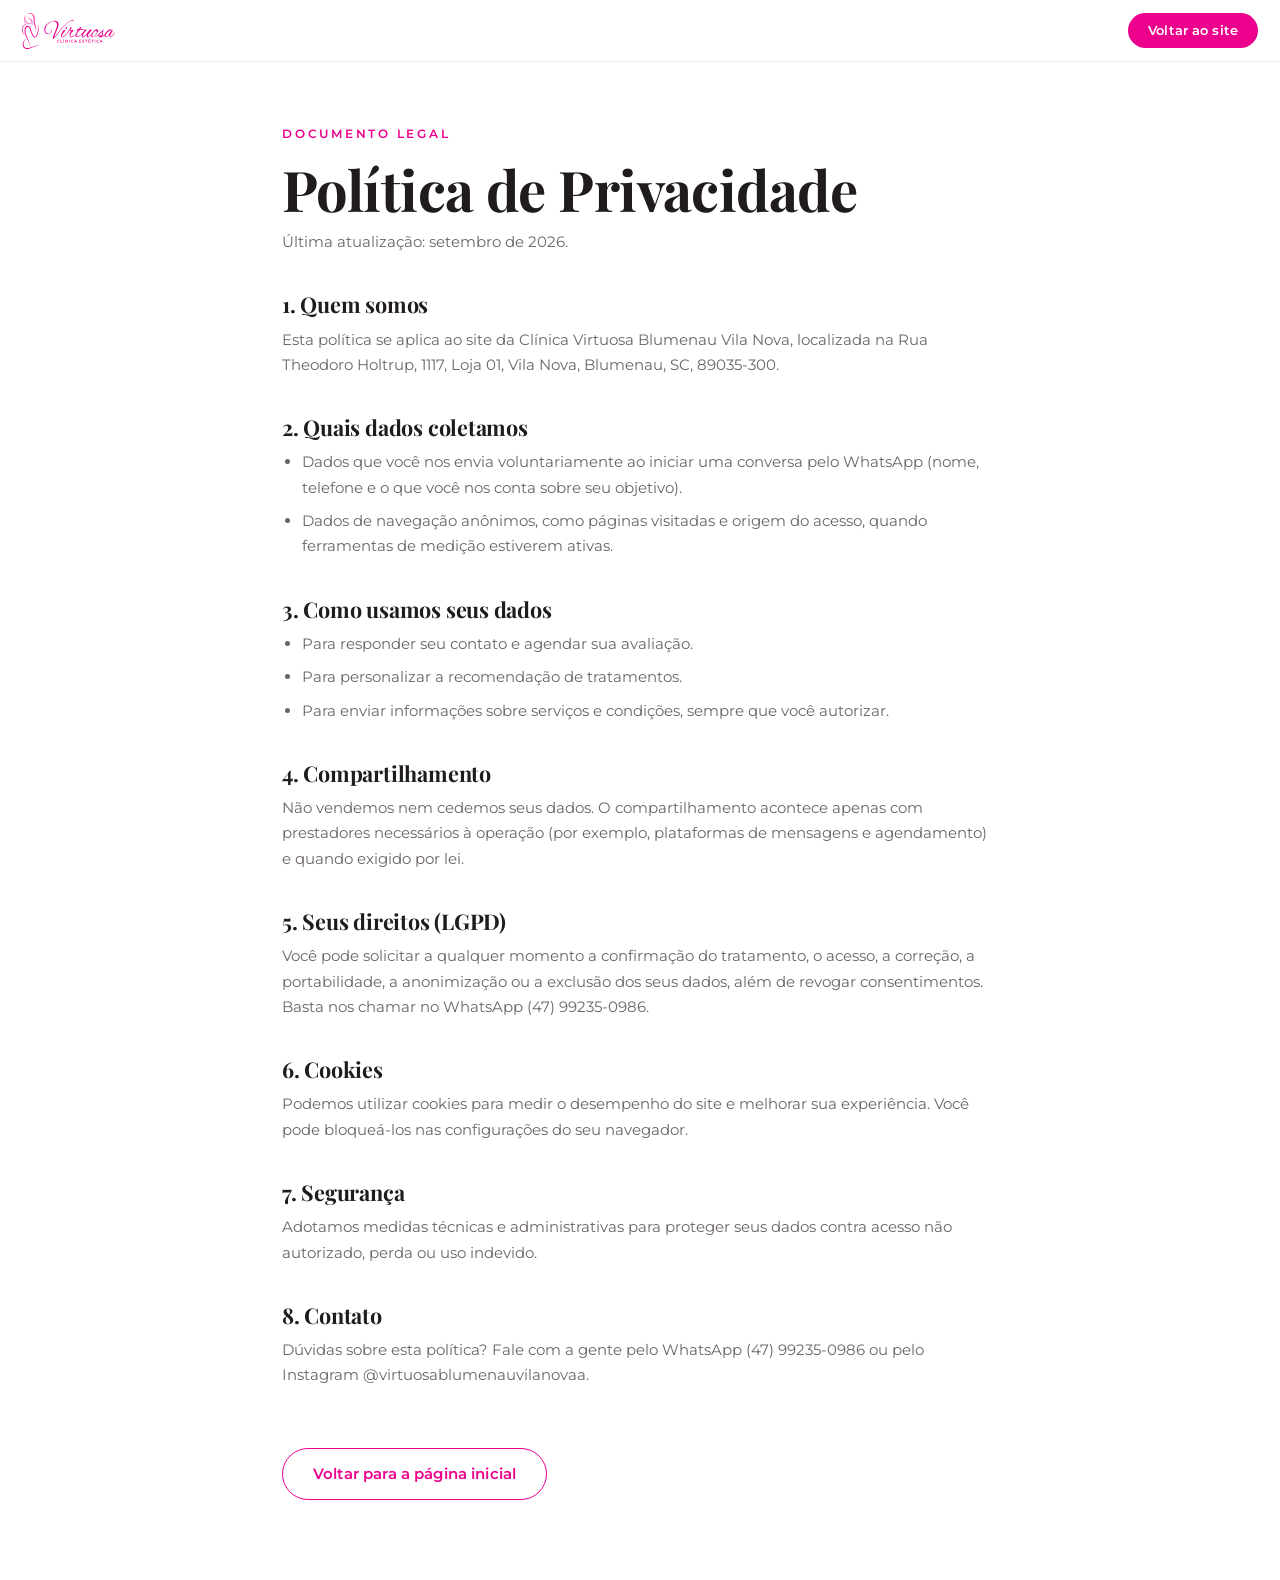
<file: politica-de-privacidade.html>
<!DOCTYPE html>
<html lang="pt-BR">
<head>
<meta charset="UTF-8">
<meta name="viewport" content="width=device-width, initial-scale=1">
<title>Política de Privacidade | Virtuosa Blumenau Vila Nova</title>
<meta name="robots" content="noindex">
<link rel="preconnect" href="https://fonts.googleapis.com">
<link rel="preconnect" href="https://fonts.gstatic.com" crossorigin>
<link href="https://fonts.googleapis.com/css2?family=Playfair+Display:wght@400;700&family=Montserrat:wght@400;600&family=Parisienne&display=swap" rel="stylesheet">
<link rel="stylesheet" href="styles.css">
<style>
  .doc{max-width:760px;margin:0 auto;padding:120px 22px 80px}
  .doc h1{margin-bottom:8px}
  .doc h2{font-size:1.35rem;margin:38px 0 10px}
  .doc p,.doc li{color:var(--gray);font-size:.96rem}
  .doc ul{padding-left:20px;display:grid;gap:8px;margin:0 0 1rem}
  .doc .back{margin-top:44px;display:inline-block}
</style>
</head>
<body>
<header class="header is-stuck">
  <div class="wrap">
    <a class="brand" href="index.html" aria-label="Virtuosa Clínica Estética, início">
      <img src="assets/logo.svg" alt="Virtuosa Clínica Estética" width="243" height="94">
    </a>
    <a class="btn btn--primary btn--sm" href="index.html">Voltar ao site</a>
  </div>
</header>

<main class="doc">
  <span class="kicker">Documento legal</span>
  <h1>Política de Privacidade</h1>
  <p class="muted">Última atualização: setembro de 2026.</p>

  <h2>1. Quem somos</h2>
  <p>Esta política se aplica ao site da Clínica Virtuosa Blumenau Vila Nova, localizada na Rua Theodoro Holtrup, 1117, Loja 01, Vila Nova, Blumenau, SC, 89035-300.</p>

  <h2>2. Quais dados coletamos</h2>
  <ul>
    <li>Dados que você nos envia voluntariamente ao iniciar uma conversa pelo WhatsApp (nome, telefone e o que você nos conta sobre seu objetivo).</li>
    <li>Dados de navegação anônimos, como páginas visitadas e origem do acesso, quando ferramentas de medição estiverem ativas.</li>
  </ul>

  <h2>3. Como usamos seus dados</h2>
  <ul>
    <li>Para responder seu contato e agendar sua avaliação.</li>
    <li>Para personalizar a recomendação de tratamentos.</li>
    <li>Para enviar informações sobre serviços e condições, sempre que você autorizar.</li>
  </ul>

  <h2>4. Compartilhamento</h2>
  <p>Não vendemos nem cedemos seus dados. O compartilhamento acontece apenas com prestadores necessários à operação (por exemplo, plataformas de mensagens e agendamento) e quando exigido por lei.</p>

  <h2>5. Seus direitos (LGPD)</h2>
  <p>Você pode solicitar a qualquer momento a confirmação do tratamento, o acesso, a correção, a portabilidade, a anonimização ou a exclusão dos seus dados, além de revogar consentimentos. Basta nos chamar no WhatsApp (47) 99235-0986.</p>

  <h2>6. Cookies</h2>
  <p>Podemos utilizar cookies para medir o desempenho do site e melhorar sua experiência. Você pode bloqueá-los nas configurações do seu navegador.</p>

  <h2>7. Segurança</h2>
  <p>Adotamos medidas técnicas e administrativas para proteger seus dados contra acesso não autorizado, perda ou uso indevido.</p>

  <h2>8. Contato</h2>
  <p>Dúvidas sobre esta política? Fale com a gente pelo WhatsApp (47) 99235-0986 ou pelo Instagram @virtuosablumenauvilanovaa.</p>

  <a class="btn btn--ghost back" href="index.html">Voltar para a página inicial</a>
</main>
</body>
</html>
</file>
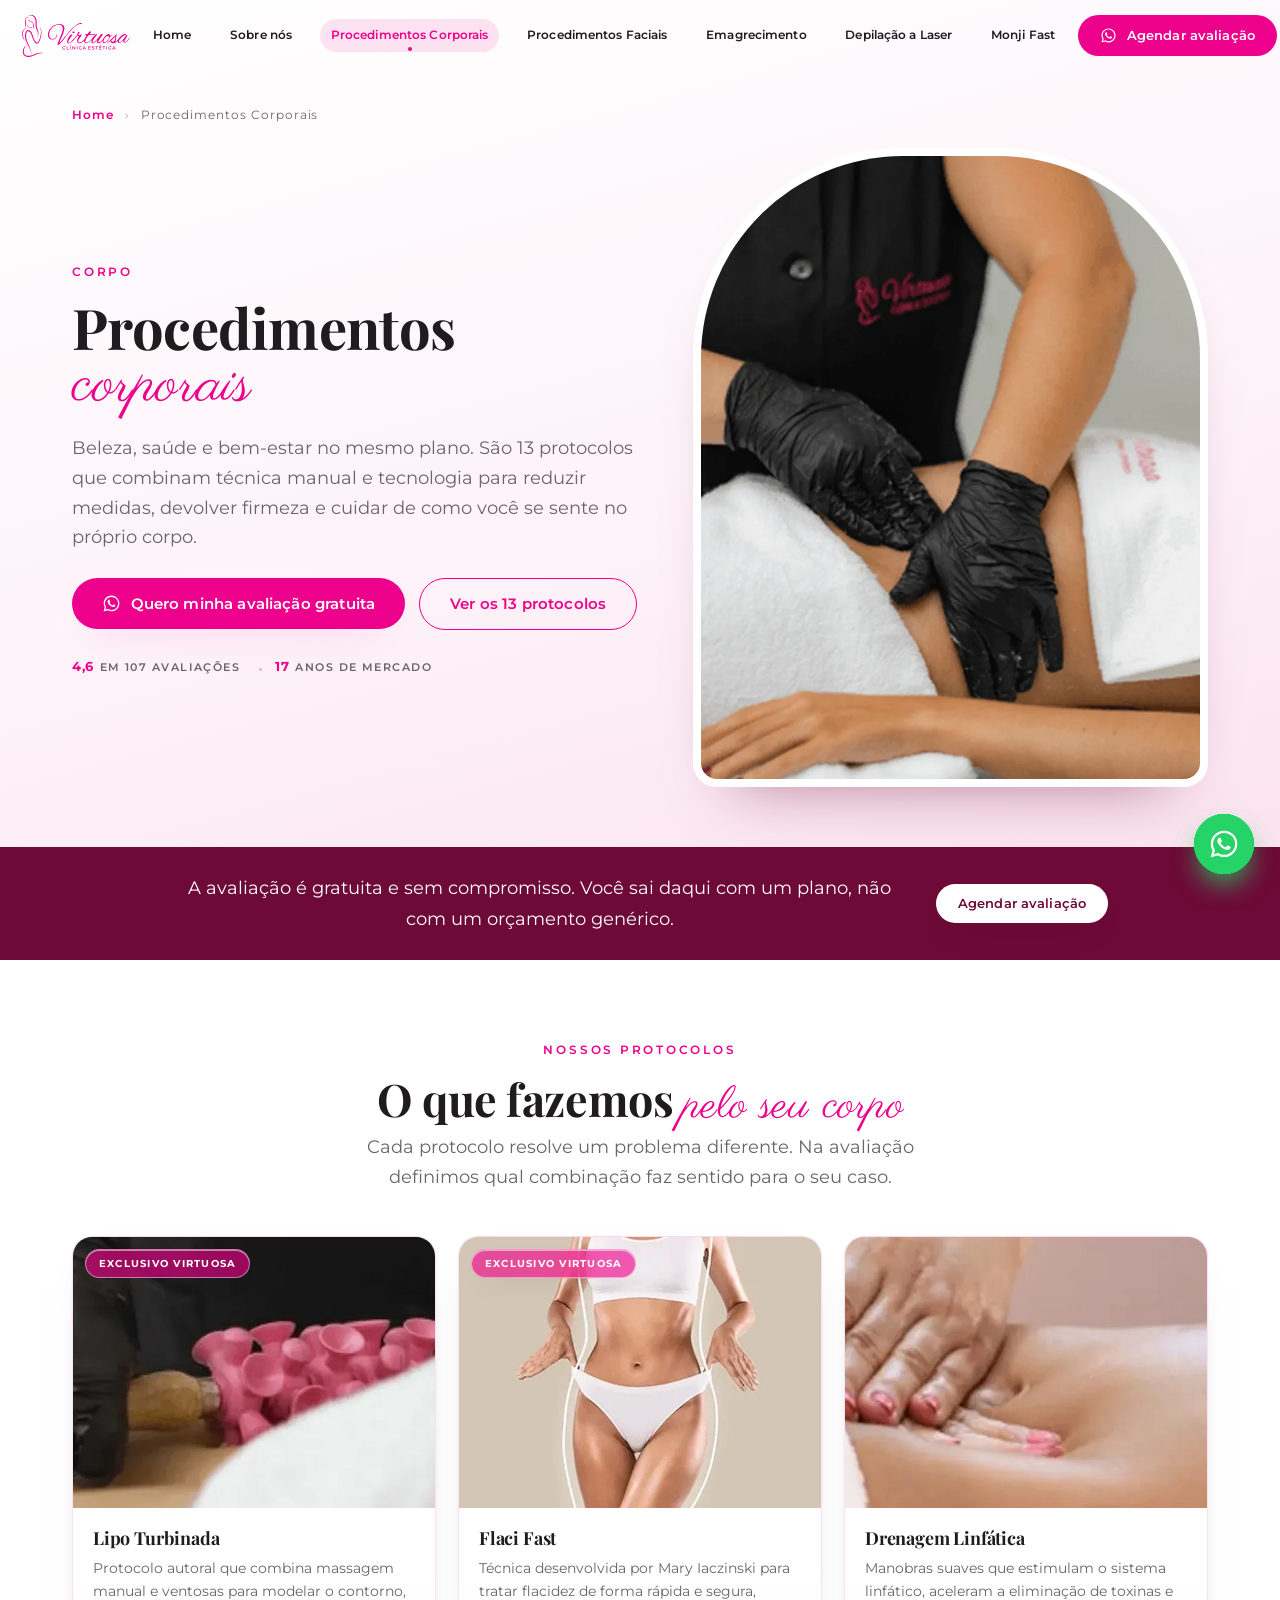
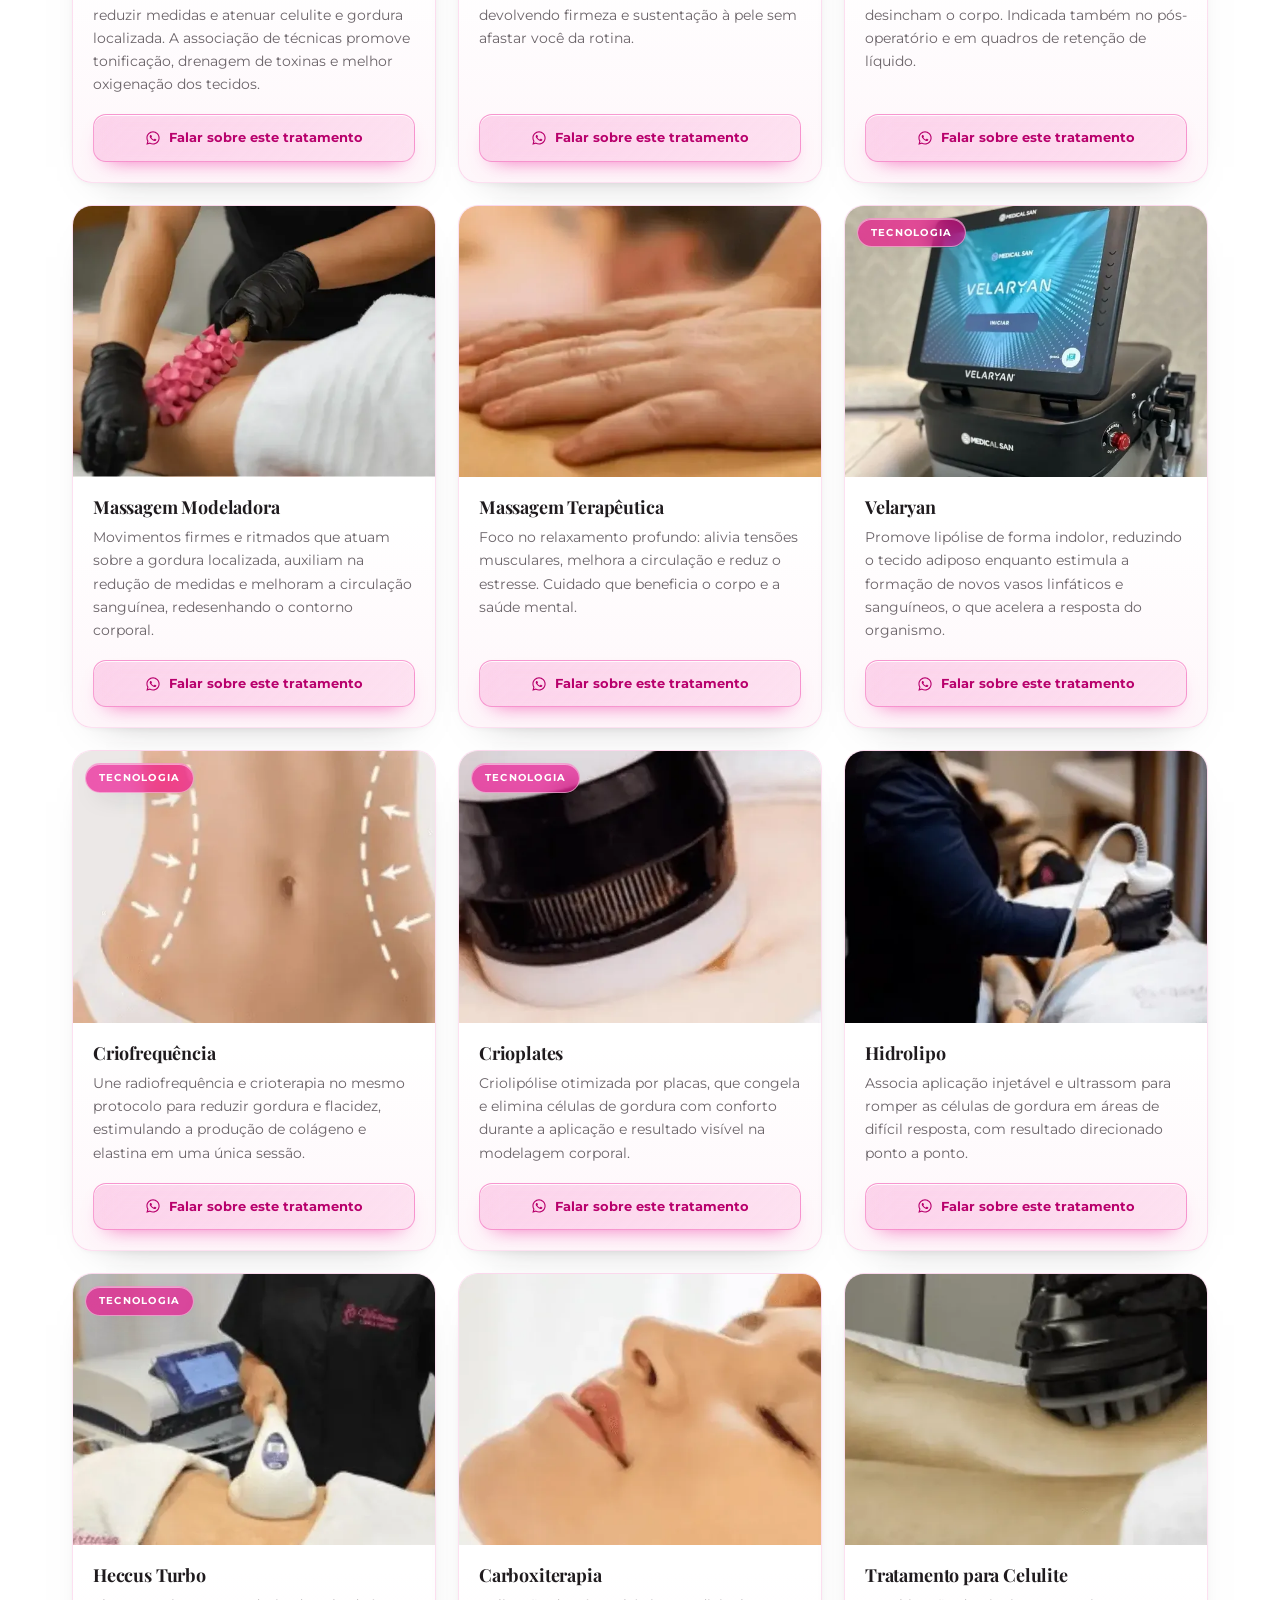
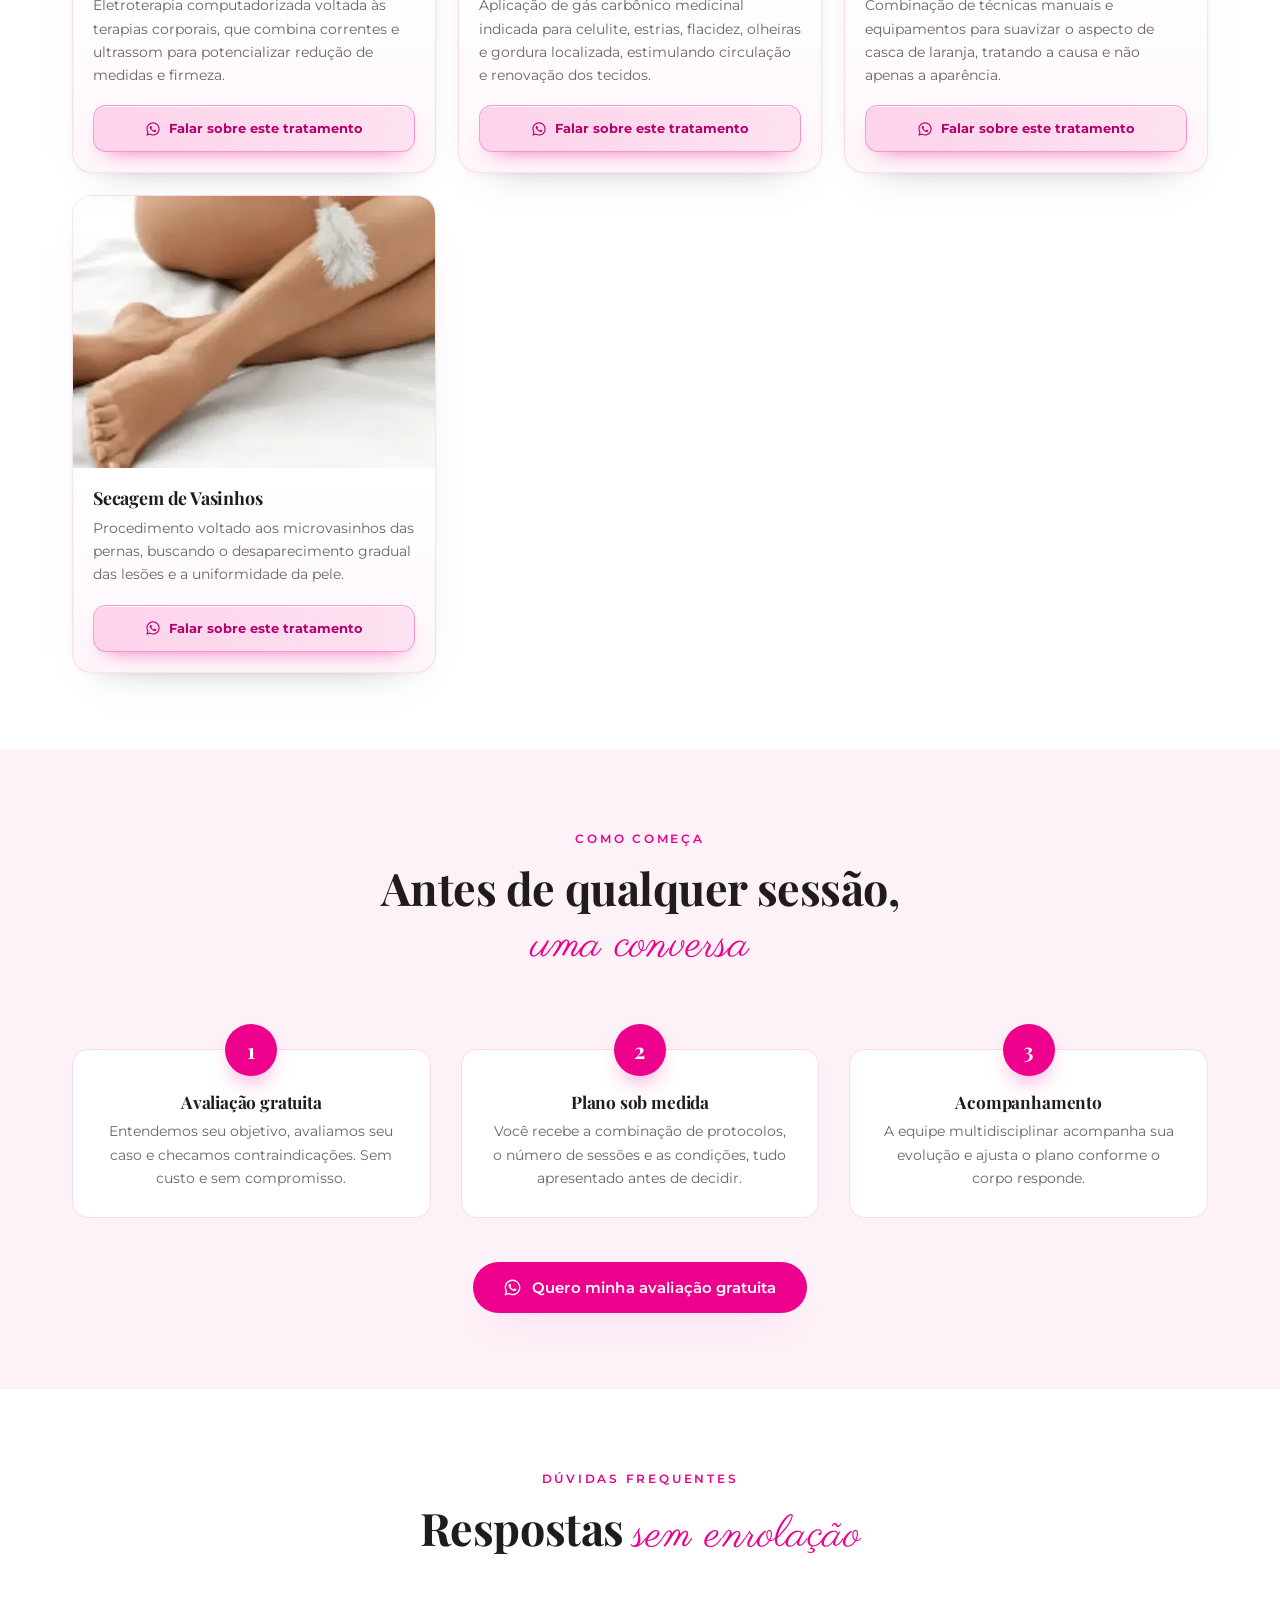
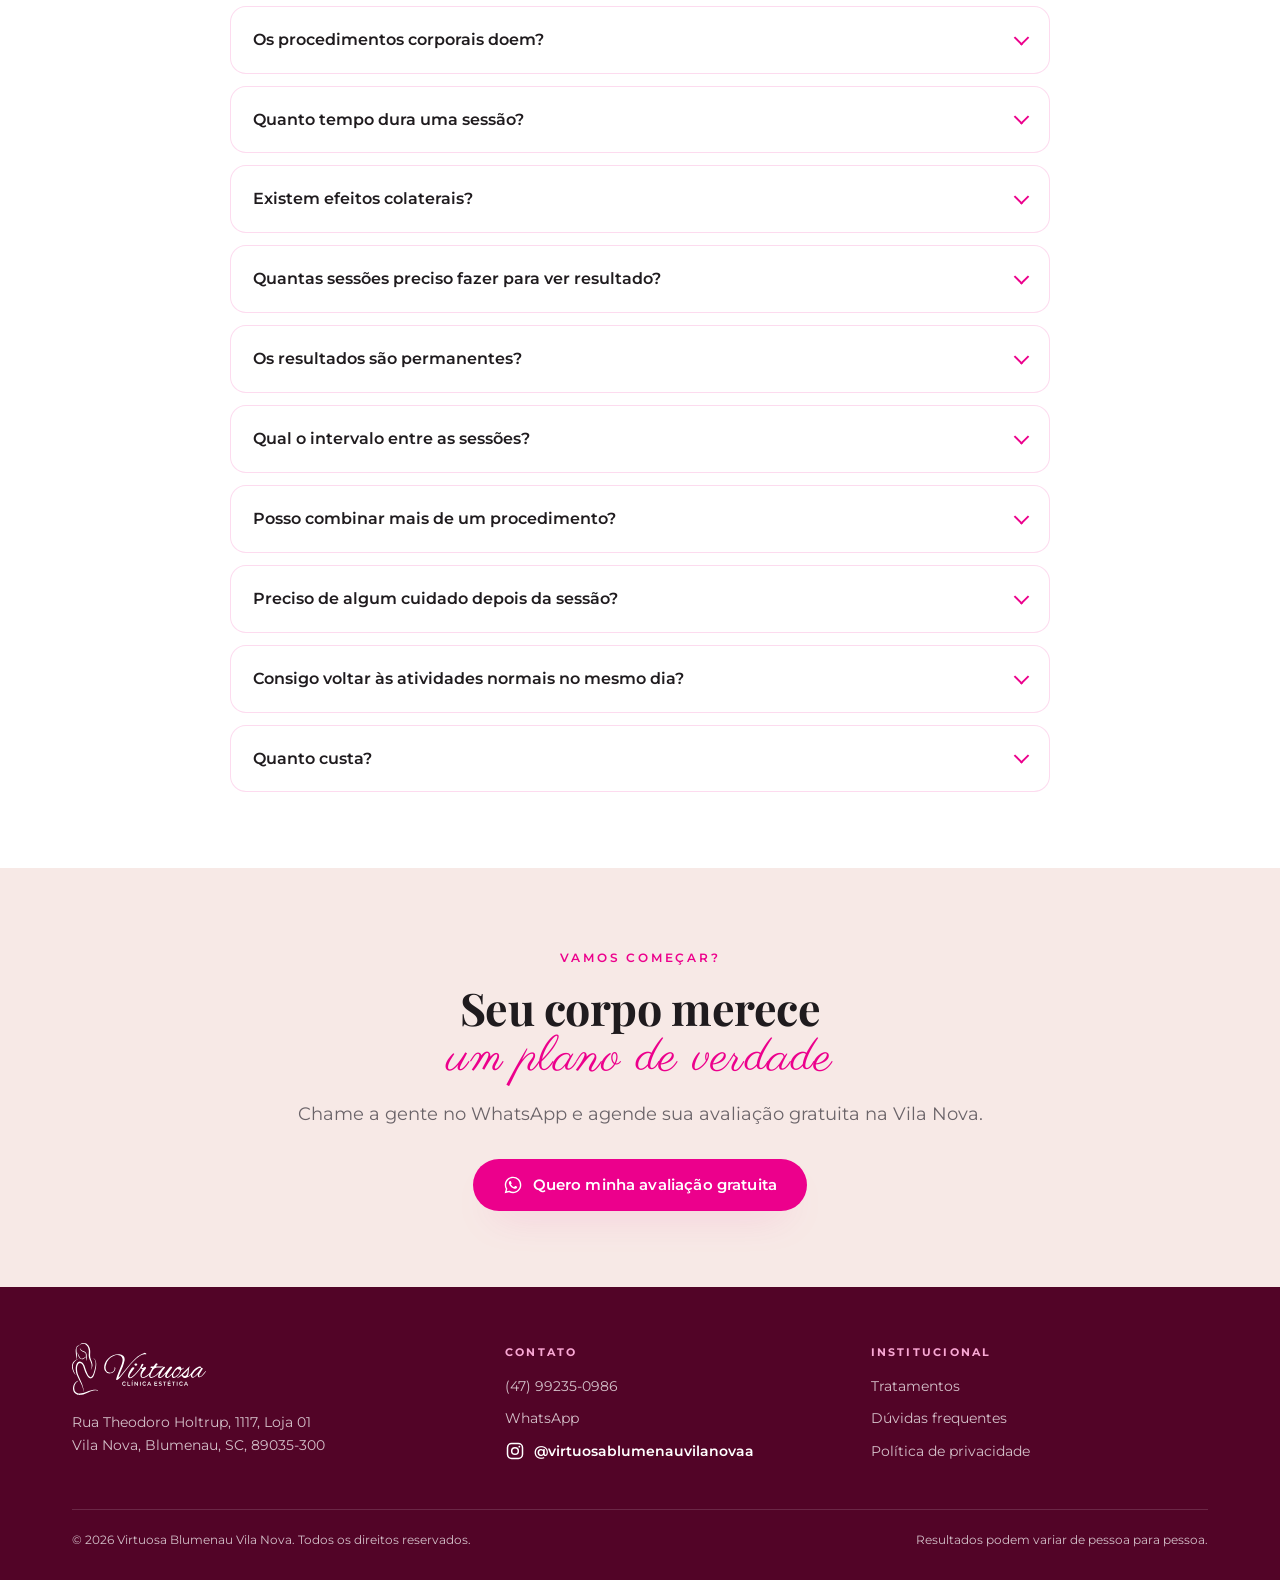
<file: procedimentos-corporais.html>
<!DOCTYPE html>
<html lang="pt-BR">
<head>
<meta charset="UTF-8">
<meta name="viewport" content="width=device-width, initial-scale=1">
<title>Procedimentos Corporais em Blumenau Vila Nova | Virtuosa</title>
<meta name="description" content="Drenagem linfática, massagem modeladora, Lipo Turbinada, criofrequência, carboxiterapia e mais. Avaliação gratuita na Clínica Virtuosa Blumenau Vila Nova.">
<meta name="theme-color" content="#EC008C">
<!-- Compartilhamento (WhatsApp, Instagram, Facebook, LinkedIn).
     Ao trocar de dominio, atualize as URLs absolutas abaixo e revalide em
     developers.facebook.com/tools/debug (o WhatsApp usa o mesmo cache). -->
<meta property="og:type" content="website">
<meta property="og:locale" content="pt_BR">
<meta property="og:site_name" content="Virtuosa Blumenau Vila Nova">
<meta property="og:url" content="https://virtuosa-cyan.vercel.app/procedimentos-corporais.html">
<meta property="og:title" content="Procedimentos Corporais | Virtuosa Blumenau Vila Nova">
<meta property="og:description" content="13 protocolos para reduzir medidas, devolver firmeza e cuidar de você. Avaliação gratuita na Vila Nova.">
<meta property="og:image" content="https://virtuosa-cyan.vercel.app/assets/img/og-corporais.jpg">
<meta property="og:image:secure_url" content="https://virtuosa-cyan.vercel.app/assets/img/og-corporais.jpg">
<meta property="og:image:type" content="image/jpeg">
<meta property="og:image:width" content="1200">
<meta property="og:image:height" content="630">
<meta property="og:image:alt" content="Procedimentos Corporais | Virtuosa Blumenau Vila Nova">
<meta name="twitter:card" content="summary_large_image">
<meta name="twitter:title" content="Procedimentos Corporais | Virtuosa Blumenau Vila Nova">
<meta name="twitter:description" content="13 protocolos para reduzir medidas, devolver firmeza e cuidar de você. Avaliação gratuita na Vila Nova.">
<meta name="twitter:image" content="https://virtuosa-cyan.vercel.app/assets/img/og-corporais.jpg">
<link rel="canonical" href="https://virtuosa-cyan.vercel.app/procedimentos-corporais.html">
<link rel="preconnect" href="https://fonts.googleapis.com">
<link rel="preconnect" href="https://fonts.gstatic.com" crossorigin>
<link href="https://fonts.googleapis.com/css2?family=Playfair+Display:wght@400;600;700&family=Montserrat:wght@400;500;600;700&family=Parisienne&display=swap" rel="stylesheet">
<link rel="stylesheet" href="styles.css">
</head>
<body>

<!-- ============ DEFINIÇÕES SVG REUTILIZÁVEIS ============ -->
<svg width="0" height="0" style="position:absolute" aria-hidden="true">
  <defs>
    <!-- Silhueta feminina em linha contínua (símbolo do logo) -->
    <g id="mark-silhueta" fill="currentColor">
      <path id="Caminho_1" data-name="Caminho 1" d="M38.375,27.915c3.165.94,4.452,3.49,5.146,6.464,1.573,6.732-.89,17.265-3.377,23.49-.947,2.374-2.044,4.676-4.306,6.1a4.737,4.737,0,0,1-1.328.586,3.6,3.6,0,0,1-1.565-.009c-2.628-.57-4.052-2.594-5.372-4.72A64.032,64.032,0,0,1,21.166,44.6c-.89-2.9-2.094-5.738-4.945-7.328a1.755,1.755,0,0,0-.805-.34,4.6,4.6,0,0,0-2,0,2.991,2.991,0,0,0-2.329,1.784c-3.355,5.5-1.631,14.956.584,20.662,1.813,4.671,4.172,9.092,6,13.753,1.292,3.017,4.95,15.675,3.886,16.149-.045.02-.465-2.554-.561-2.556-.57-2.062-1.041-4.148-1.8-6.161-.827-2.2-1.714-4.362-2.7-6.5C14.137,68.949,11.247,64.1,9.12,58.872a27.611,27.611,0,0,1-2.19-9.415,34.194,34.194,0,0,1,0-5.08,16.509,16.509,0,0,1,2.19-7.214,6.215,6.215,0,0,1,8.613-1.988c2.925,1.8,4.453,4.694,5.476,7.856,1.56,4.819,4.815,15.757,8.973,18.792a2.208,2.208,0,0,0,3.2-.131,12.708,12.708,0,0,0,3.342-5.281A63,63,0,0,0,41.856,45.79c.967-4.753,1.775-8.849.151-13.7a7.027,7.027,0,0,0-3.851-3.964c-.72-.311-3.031-.725-3.029-.767a16.213,16.213,0,0,1,3.248.559" transform="translate(-0.082 -0.329)" fill="currentColor" fill-rule="evenodd"/>
      <path id="Caminho_2" data-name="Caminho 2" d="M25.744,90c6.977-2.554,8.741-3.964,16.32-4.118,1.8.078,5.418,1.1,5.228,1.385s-1.538-.155-2.458-.307c-4.5-1.176-10.592,1.318-14.534,3.288-4.21,2.1-8.512,4.087-13.158,4.749-3.57.509-7.283.456-10.442-1.874C.275,88.381.709,79.479,5.173,73.56a10.462,10.462,0,0,1,5.348-4.137,7.254,7.254,0,0,1,1.513-.238c.051.04-.9.307-1.083.442C6.741,72.172,4.727,76.1,4.176,80.945a9.087,9.087,0,0,0-.008,2.913,9.223,9.223,0,0,0,7.092,8.488C15.731,93.43,21.677,91.489,25.744,90" transform="translate(-0.022 -0.832)" fill="currentColor" fill-rule="evenodd"/>
      <path id="Caminho_3" data-name="Caminho 3" d="M14.72,2.344C19.385-1.018,25.832-1.18,29.826,4.617c6.619,9.606.694,16.351,4.636,25.234a31.51,31.51,0,0,1,2.668,8.641,14.042,14.042,0,0,1-.008,3.227c-.488,2.488-1.588,5.775-3.3,7.758.319-1.1,1.24-3,1.533-4.109a16.535,16.535,0,0,0-.346-8.651,42.979,42.979,0,0,0-2.869-6.6,17.52,17.52,0,0,1-1.629-6.458c-.265-3.465.44-7.28.052-10.489-.68-4.512-2.152-8.536-6.315-10.947C21.3.514,17.928,1.642,14.972,2.6c-.538.233-1.133.491-.951.327a4.2,4.2,0,0,1,.7-.584" transform="translate(-0.168)" fill="currentColor" fill-rule="evenodd"/>
      <path id="Caminho_4" data-name="Caminho 4" d="M11.608,29.079C7.77,31.026,4.518,33.622,2.66,37.71c-2.2,4.827-.881,9.878.933,14.549a35.178,35.178,0,0,0,2.269,4.7c2,3.49.3,1.406-.839-.338a25.628,25.628,0,0,1-4.6-9.61c-.872-4.415-.55-8.771,2.4-12.431a16.644,16.644,0,0,1,8.548-5.737,6.5,6.5,0,0,1,1-.265c-.087.215-.693.442-.768.5" transform="translate(0 -0.344)" fill="currentColor" fill-rule="evenodd"/>
      <path id="Caminho_5" data-name="Caminho 5" d="M14.692,9.676a7.145,7.145,0,0,0,3.688,4.064A18.421,18.421,0,0,0,21.834,15.3c3.5,1.19,5.528,4.055,5.083,9.572a27.294,27.294,0,0,0,.349,7.834A11.068,11.068,0,0,1,25.63,28.1c-.956-4.125,1.335-9.219-3.376-11.029a15.917,15.917,0,0,1-4.628-2.411c-1.416-1.186-2.974-2.383-3.126-4.533-.111-.228-.218-.454.192-.45" transform="translate(-0.173 -0.117)" fill="currentColor" fill-rule="evenodd"/>
      <path id="Caminho_6" data-name="Caminho 6" d="M9.017,23.249c-.405,3.493-.911,5.277-1.778,6.081C8.918,21.911,4.456,13.016,8.524,6.651c1.219-1.908,3-2.152,4.953-2.117,1.153.021,1.938.069,1.274.13-.189.018-.958.168-1.494.253C4.819,6,9.964,17.423,9.017,23.249" transform="translate(-0.081 -0.055)" fill="currentColor" fill-rule="evenodd"/>
      <path id="Caminho_7" data-name="Caminho 7" d="M25.176,25.256c.676-.45.41-.254.043.154-7.978,8.96-13.6,2.374-15.077-7.546-.083-.235.011-.278.211-.2a28.414,28.414,0,0,0,4.162,8.8c1.653,2.2,3.544,2.668,6.023,1.5.4-.191,4.64-2.694,4.637-2.705" transform="translate(-0.121 -0.212)" fill="currentColor" fill-rule="evenodd"/>
    </g>
    <!-- Ícone WhatsApp -->
    <g id="ic-wa"><path fill="currentColor" d="M12.04 2C6.58 2 2.13 6.45 2.13 11.91c0 1.75.46 3.45 1.32 4.95L2 22l5.25-1.38a9.9 9.9 0 0 0 4.79 1.22h.01c5.46 0 9.91-4.45 9.91-9.91 0-2.65-1.03-5.14-2.9-7.01A9.82 9.82 0 0 0 12.04 2Zm0 18.13h-.01a8.2 8.2 0 0 1-4.19-1.15l-.3-.18-3.12.82.83-3.04-.2-.31a8.19 8.19 0 0 1-1.26-4.36c0-4.54 3.7-8.24 8.25-8.24 2.2 0 4.27.86 5.83 2.42a8.2 8.2 0 0 1 2.41 5.83c0 4.54-3.7 8.21-8.24 8.21Zm4.52-6.16c-.25-.12-1.47-.72-1.69-.81-.23-.08-.39-.12-.56.13-.16.24-.64.8-.78.97-.15.16-.29.18-.53.06-.25-.12-1.05-.39-1.99-1.23-.74-.66-1.23-1.47-1.38-1.72-.14-.25-.01-.38.11-.5.11-.11.25-.29.37-.43.13-.15.17-.25.25-.41.08-.17.04-.31-.02-.43-.06-.12-.56-1.34-.76-1.84-.2-.48-.4-.42-.56-.43h-.47c-.16 0-.43.06-.65.31-.22.25-.85.84-.85 2.03s.87 2.35 1 2.51c.12.16 1.71 2.61 4.15 3.66.58.25 1.03.4 1.38.51.58.19 1.11.16 1.53.1.47-.07 1.47-.6 1.67-1.18.21-.58.21-1.07.15-1.18-.06-.11-.22-.17-.47-.29Z"/></g>
  </defs>
</svg>

<!-- ============ HEADER ============ -->
<header class="header" id="header">
  <div class="wrap">
    <a class="brand" href="#topo" aria-label="Virtuosa Clínica Estética, início">
      <img src="assets/logo.svg" alt="Virtuosa Clínica Estética" width="243" height="94">
    </a>
      <nav class="nav" id="nav">
        <a href="index.html">Home</a>
        <a href="index.html#diferenciais">Sobre nós</a>
        <a href="procedimentos-corporais.html" class="is-active">Procedimentos Corporais</a>
        <a href="index.html#servicos">Procedimentos Faciais</a>
        <a href="index.html#metodo">Emagrecimento</a>
        <a href="index.html#laser">Depilação a Laser</a>
        <a href="index.html#metodo">Monji Fast</a>
      </nav>
      <button class="nav-toggle" type="button" aria-label="Abrir menu" aria-expanded="false" aria-controls="nav">
        <span></span><span></span><span></span>
      </button>
    <a class="btn btn--primary btn--sm" data-wa href="#" target="_blank" rel="noopener">
      <svg width="17" height="17" viewBox="0 0 24 24" aria-hidden="true"><use href="#ic-wa"/></svg>
      Agendar avaliação
    </a>
  </div>
</header>


<main id="topo">

<!-- ============ HERO DA PAGINA ============ -->
<section class="page-hero">
  <div class="wrap">
    <nav class="crumbs" aria-label="Você está aqui">
      <a href="index.html">Home</a> <span aria-hidden="true">›</span> <span>Procedimentos Corporais</span>
    </nav>
    <div class="page-hero__grid">
      <div class="reveal">
        <span class="kicker">Corpo</span>
        <h1>Procedimentos <span class="script">corporais</span></h1>
        <p class="lead">Beleza, saúde e bem-estar no mesmo plano. São 13 protocolos que combinam técnica manual e tecnologia para reduzir medidas, devolver firmeza e cuidar de como você se sente no próprio corpo.</p>
        <div class="hero__cta">
          <a class="btn btn--primary" data-wa data-msg="Olá, estava no site e quero agendar minha avaliação gratuita para procedimentos corporais" href="#" target="_blank" rel="noopener">
            <svg width="19" height="19" viewBox="0 0 24 24" aria-hidden="true"><use href="#ic-wa"/></svg>
            Quero minha avaliação gratuita
          </a>
          <a class="btn btn--ghost" href="#protocolos">Ver os 13 protocolos</a>
        </div>
        <ul class="seals">
          <li><strong>4,6</strong> em 107 avaliações</li>
          <li><strong>17</strong> anos de mercado</li>
        </ul>
      </div>
      <div class="page-hero__media reveal">
        <picture>
          <source srcset="assets/img/corporais/hero.webp" type="image/webp">
          <img src="assets/img/corporais/hero.jpg" width="760" height="900" fetchpriority="high" decoding="async"
               alt="Profissional da Virtuosa aplicando um procedimento corporal em cliente">
        </picture>
      </div>
    </div>
  </div>
</section>

<!-- ============ BARRA DE OFERTA ============ -->
<section class="offer" aria-label="Oferta da primeira visita">
  <div class="wrap">
    <p>A avaliação é gratuita e sem compromisso. Você sai daqui com um plano, não com um orçamento genérico.</p>
    <a class="btn btn--light btn--sm" data-wa data-msg="Olá, estava no site e quero agendar minha avaliação gratuita para procedimentos corporais" href="#" target="_blank" rel="noopener">Agendar avaliação</a>
  </div>
</section>

<!-- ============ PROTOCOLOS ============ -->
<section class="section" id="protocolos">
  <div class="wrap">
    <div class="section-head reveal">
      <span class="kicker">Nossos protocolos</span>
      <h2>O que fazemos <span class="script">pelo seu corpo</span></h2>
      <p class="lead">Cada protocolo resolve um problema diferente. Na avaliação definimos qual combinação faz sentido para o seu caso.</p>
    </div>
    <div class="procs">
      <article class="proc reveal">
        <div class="proc__media">
          <span class="proc__flag">Exclusivo Virtuosa</span>
          <picture>
            <source srcset="assets/img/corporais/lipo-turbinada.webp" type="image/webp">
            <img src="assets/img/corporais/lipo-turbinada.jpg" width="600" height="450" loading="lazy" decoding="async" alt="Lipo Turbinada na Clínica Virtuosa Blumenau Vila Nova">
          </picture>
        </div>
        <div class="proc__body">
          <h3>Lipo Turbinada</h3>
          <p>Protocolo autoral que combina massagem manual e ventosas para modelar o contorno, reduzir medidas e atenuar celulite e gordura localizada. A associação de técnicas promove tonificação, drenagem de toxinas e melhor oxigenação dos tecidos.</p>
          <a class="proc__cta" data-wa data-msg="Olá, estava no site e quero saber mais sobre Lipo Turbinada" href="#" target="_blank" rel="noopener">
            <svg width="16" height="16" viewBox="0 0 24 24" aria-hidden="true"><use href="#ic-wa"/></svg>Falar sobre este tratamento</a>
        </div>
      </article>
      <article class="proc reveal">
        <div class="proc__media">
          <span class="proc__flag">Exclusivo Virtuosa</span>
          <picture>
            <source srcset="assets/img/corporais/flaci-fast.webp" type="image/webp">
            <img src="assets/img/corporais/flaci-fast.jpg" width="600" height="450" loading="lazy" decoding="async" alt="Flaci Fast na Clínica Virtuosa Blumenau Vila Nova">
          </picture>
        </div>
        <div class="proc__body">
          <h3>Flaci Fast</h3>
          <p>Técnica desenvolvida por Mary Iaczinski para tratar flacidez de forma rápida e segura, devolvendo firmeza e sustentação à pele sem afastar você da rotina.</p>
          <a class="proc__cta" data-wa data-msg="Olá, estava no site e quero saber mais sobre Flaci Fast" href="#" target="_blank" rel="noopener">
            <svg width="16" height="16" viewBox="0 0 24 24" aria-hidden="true"><use href="#ic-wa"/></svg>Falar sobre este tratamento</a>
        </div>
      </article>
      <article class="proc reveal">
        <div class="proc__media">
          <picture>
            <source srcset="assets/img/corporais/drenagem.webp" type="image/webp">
            <img src="assets/img/corporais/drenagem.jpg" width="600" height="450" loading="lazy" decoding="async" alt="Drenagem Linfática na Clínica Virtuosa Blumenau Vila Nova">
          </picture>
        </div>
        <div class="proc__body">
          <h3>Drenagem Linfática</h3>
          <p>Manobras suaves que estimulam o sistema linfático, aceleram a eliminação de toxinas e desincham o corpo. Indicada também no pós-operatório e em quadros de retenção de líquido.</p>
          <a class="proc__cta" data-wa data-msg="Olá, estava no site e quero saber mais sobre Drenagem Linfática" href="#" target="_blank" rel="noopener">
            <svg width="16" height="16" viewBox="0 0 24 24" aria-hidden="true"><use href="#ic-wa"/></svg>Falar sobre este tratamento</a>
        </div>
      </article>
      <article class="proc reveal">
        <div class="proc__media">
          <picture>
            <source srcset="assets/img/corporais/modeladora.webp" type="image/webp">
            <img src="assets/img/corporais/modeladora.jpg" width="600" height="450" loading="lazy" decoding="async" alt="Massagem Modeladora na Clínica Virtuosa Blumenau Vila Nova">
          </picture>
        </div>
        <div class="proc__body">
          <h3>Massagem Modeladora</h3>
          <p>Movimentos firmes e ritmados que atuam sobre a gordura localizada, auxiliam na redução de medidas e melhoram a circulação sanguínea, redesenhando o contorno corporal.</p>
          <a class="proc__cta" data-wa data-msg="Olá, estava no site e quero saber mais sobre Massagem Modeladora" href="#" target="_blank" rel="noopener">
            <svg width="16" height="16" viewBox="0 0 24 24" aria-hidden="true"><use href="#ic-wa"/></svg>Falar sobre este tratamento</a>
        </div>
      </article>
      <article class="proc reveal">
        <div class="proc__media">
          <picture>
            <source srcset="assets/img/corporais/terapeutica.webp" type="image/webp">
            <img src="assets/img/corporais/terapeutica.jpg" width="600" height="450" loading="lazy" decoding="async" alt="Massagem Terapêutica na Clínica Virtuosa Blumenau Vila Nova">
          </picture>
        </div>
        <div class="proc__body">
          <h3>Massagem Terapêutica</h3>
          <p>Foco no relaxamento profundo: alivia tensões musculares, melhora a circulação e reduz o estresse. Cuidado que beneficia o corpo e a saúde mental.</p>
          <a class="proc__cta" data-wa data-msg="Olá, estava no site e quero saber mais sobre Massagem Terapêutica" href="#" target="_blank" rel="noopener">
            <svg width="16" height="16" viewBox="0 0 24 24" aria-hidden="true"><use href="#ic-wa"/></svg>Falar sobre este tratamento</a>
        </div>
      </article>
      <article class="proc reveal">
        <div class="proc__media">
          <span class="proc__flag">Tecnologia</span>
          <picture>
            <source srcset="assets/img/corporais/velaryan.webp" type="image/webp">
            <img src="assets/img/corporais/velaryan.jpg" width="600" height="450" loading="lazy" decoding="async" alt="Velaryan na Clínica Virtuosa Blumenau Vila Nova">
          </picture>
        </div>
        <div class="proc__body">
          <h3>Velaryan</h3>
          <p>Promove lipólise de forma indolor, reduzindo o tecido adiposo enquanto estimula a formação de novos vasos linfáticos e sanguíneos, o que acelera a resposta do organismo.</p>
          <a class="proc__cta" data-wa data-msg="Olá, estava no site e quero saber mais sobre Velaryan" href="#" target="_blank" rel="noopener">
            <svg width="16" height="16" viewBox="0 0 24 24" aria-hidden="true"><use href="#ic-wa"/></svg>Falar sobre este tratamento</a>
        </div>
      </article>
      <article class="proc reveal">
        <div class="proc__media">
          <span class="proc__flag">Tecnologia</span>
          <picture>
            <source srcset="assets/img/corporais/criofrequencia.webp" type="image/webp">
            <img src="assets/img/corporais/criofrequencia.jpg" width="600" height="450" loading="lazy" decoding="async" alt="Criofrequência na Clínica Virtuosa Blumenau Vila Nova">
          </picture>
        </div>
        <div class="proc__body">
          <h3>Criofrequência</h3>
          <p>Une radiofrequência e crioterapia no mesmo protocolo para reduzir gordura e flacidez, estimulando a produção de colágeno e elastina em uma única sessão.</p>
          <a class="proc__cta" data-wa data-msg="Olá, estava no site e quero saber mais sobre Criofrequência" href="#" target="_blank" rel="noopener">
            <svg width="16" height="16" viewBox="0 0 24 24" aria-hidden="true"><use href="#ic-wa"/></svg>Falar sobre este tratamento</a>
        </div>
      </article>
      <article class="proc reveal">
        <div class="proc__media">
          <span class="proc__flag">Tecnologia</span>
          <picture>
            <source srcset="assets/img/corporais/crioplates.webp" type="image/webp">
            <img src="assets/img/corporais/crioplates.jpg" width="600" height="450" loading="lazy" decoding="async" alt="Crioplates na Clínica Virtuosa Blumenau Vila Nova">
          </picture>
        </div>
        <div class="proc__body">
          <h3>Crioplates</h3>
          <p>Criolipólise otimizada por placas, que congela e elimina células de gordura com conforto durante a aplicação e resultado visível na modelagem corporal.</p>
          <a class="proc__cta" data-wa data-msg="Olá, estava no site e quero saber mais sobre Crioplates" href="#" target="_blank" rel="noopener">
            <svg width="16" height="16" viewBox="0 0 24 24" aria-hidden="true"><use href="#ic-wa"/></svg>Falar sobre este tratamento</a>
        </div>
      </article>
      <article class="proc reveal">
        <div class="proc__media">
          <picture>
            <source srcset="assets/img/corporais/hidrolipo.webp" type="image/webp">
            <img src="assets/img/corporais/hidrolipo.jpg" width="600" height="450" loading="lazy" decoding="async" alt="Hidrolipo na Clínica Virtuosa Blumenau Vila Nova">
          </picture>
        </div>
        <div class="proc__body">
          <h3>Hidrolipo</h3>
          <p>Associa aplicação injetável e ultrassom para romper as células de gordura em áreas de difícil resposta, com resultado direcionado ponto a ponto.</p>
          <a class="proc__cta" data-wa data-msg="Olá, estava no site e quero saber mais sobre Hidrolipo" href="#" target="_blank" rel="noopener">
            <svg width="16" height="16" viewBox="0 0 24 24" aria-hidden="true"><use href="#ic-wa"/></svg>Falar sobre este tratamento</a>
        </div>
      </article>
      <article class="proc reveal">
        <div class="proc__media">
          <span class="proc__flag">Tecnologia</span>
          <picture>
            <source srcset="assets/img/corporais/heccus.webp" type="image/webp">
            <img src="assets/img/corporais/heccus.jpg" width="600" height="450" loading="lazy" decoding="async" alt="Heccus Turbo na Clínica Virtuosa Blumenau Vila Nova">
          </picture>
        </div>
        <div class="proc__body">
          <h3>Heccus Turbo</h3>
          <p>Eletroterapia computadorizada voltada às terapias corporais, que combina correntes e ultrassom para potencializar redução de medidas e firmeza.</p>
          <a class="proc__cta" data-wa data-msg="Olá, estava no site e quero saber mais sobre Heccus Turbo" href="#" target="_blank" rel="noopener">
            <svg width="16" height="16" viewBox="0 0 24 24" aria-hidden="true"><use href="#ic-wa"/></svg>Falar sobre este tratamento</a>
        </div>
      </article>
      <article class="proc reveal">
        <div class="proc__media">
          <picture>
            <source srcset="assets/img/corporais/carboxiterapia.webp" type="image/webp">
            <img src="assets/img/corporais/carboxiterapia.jpg" width="600" height="450" loading="lazy" decoding="async" alt="Carboxiterapia na Clínica Virtuosa Blumenau Vila Nova">
          </picture>
        </div>
        <div class="proc__body">
          <h3>Carboxiterapia</h3>
          <p>Aplicação de gás carbônico medicinal indicada para celulite, estrias, flacidez, olheiras e gordura localizada, estimulando circulação e renovação dos tecidos.</p>
          <a class="proc__cta" data-wa data-msg="Olá, estava no site e quero saber mais sobre Carboxiterapia" href="#" target="_blank" rel="noopener">
            <svg width="16" height="16" viewBox="0 0 24 24" aria-hidden="true"><use href="#ic-wa"/></svg>Falar sobre este tratamento</a>
        </div>
      </article>
      <article class="proc reveal">
        <div class="proc__media">
          <picture>
            <source srcset="assets/img/corporais/celulite.webp" type="image/webp">
            <img src="assets/img/corporais/celulite.jpg" width="600" height="450" loading="lazy" decoding="async" alt="Tratamento para Celulite na Clínica Virtuosa Blumenau Vila Nova">
          </picture>
        </div>
        <div class="proc__body">
          <h3>Tratamento para Celulite</h3>
          <p>Combinação de técnicas manuais e equipamentos para suavizar o aspecto de casca de laranja, tratando a causa e não apenas a aparência.</p>
          <a class="proc__cta" data-wa data-msg="Olá, estava no site e quero saber mais sobre Tratamento para Celulite" href="#" target="_blank" rel="noopener">
            <svg width="16" height="16" viewBox="0 0 24 24" aria-hidden="true"><use href="#ic-wa"/></svg>Falar sobre este tratamento</a>
        </div>
      </article>
      <article class="proc reveal">
        <div class="proc__media">
          <picture>
            <source srcset="assets/img/corporais/vasinhos.webp" type="image/webp">
            <img src="assets/img/corporais/vasinhos.jpg" width="600" height="450" loading="lazy" decoding="async" alt="Secagem de Vasinhos na Clínica Virtuosa Blumenau Vila Nova">
          </picture>
        </div>
        <div class="proc__body">
          <h3>Secagem de Vasinhos</h3>
          <p>Procedimento voltado aos microvasinhos das pernas, buscando o desaparecimento gradual das lesões e a uniformidade da pele.</p>
          <a class="proc__cta" data-wa data-msg="Olá, estava no site e quero saber mais sobre Secagem de Vasinhos" href="#" target="_blank" rel="noopener">
            <svg width="16" height="16" viewBox="0 0 24 24" aria-hidden="true"><use href="#ic-wa"/></svg>Falar sobre este tratamento</a>
        </div>
      </article>

    </div>
  </div>
</section>

<!-- ============ COMO FUNCIONA ============ -->
<section class="section bg-rose">
  <div class="wrap">
    <div class="section-head reveal">
      <span class="kicker">Como começa</span>
      <h2>Antes de qualquer sessão, <span class="script">uma conversa</span></h2>
    </div>
    <div class="steps-wrapper">
      <div class="steps">
        <div class="step reveal">
          <div class="step__num">1</div>
          <h3>Avaliação gratuita</h3>
          <p>Entendemos seu objetivo, avaliamos seu caso e checamos contraindicações. Sem custo e sem compromisso.</p>
        </div>
        <div class="step reveal">
          <div class="step__num">2</div>
          <h3>Plano sob medida</h3>
          <p>Você recebe a combinação de protocolos, o número de sessões e as condições, tudo apresentado antes de decidir.</p>
        </div>
        <div class="step reveal">
          <div class="step__num">3</div>
          <h3>Acompanhamento</h3>
          <p>A equipe multidisciplinar acompanha sua evolução e ajusta o plano conforme o corpo responde.</p>
        </div>
      </div>
    </div>
    <div class="center" style="margin-top:44px">
      <a class="btn btn--primary reveal" data-wa data-msg="Olá, estava no site e quero agendar minha avaliação gratuita para procedimentos corporais" href="#" target="_blank" rel="noopener">
        <svg width="19" height="19" viewBox="0 0 24 24" aria-hidden="true"><use href="#ic-wa"/></svg>
        Quero minha avaliação gratuita
      </a>
    </div>
  </div>
</section>

<!-- ============ FAQ ============ -->
<section class="section" id="duvidas">
  <div class="wrap">
    <div class="section-head reveal">
      <span class="kicker">Dúvidas frequentes</span>
      <h2>Respostas <span class="script">sem enrolação</span></h2>
    </div>
    <div class="faq reveal">

      <details>
        <summary>Os procedimentos corporais doem?</summary>
        <div class="faq__answer">Não. A maior parte das clientes descreve as sessões como confortáveis, e muitas relaxam durante o atendimento. Técnicas manuais mais intensas, como a massagem modeladora, podem gerar uma sensação forte nos primeiros minutos: a profissional ajusta a pressão a você, e não o contrário.</div>
      </details>
      <details>
        <summary>Quanto tempo dura uma sessão?</summary>
        <div class="faq__answer">Depende do protocolo. As sessões costumam variar entre 30 e 60 minutos, e você recebe a duração exata do seu plano na avaliação, para conseguir encaixar no seu dia.</div>
      </details>
      <details>
        <summary>Existem efeitos colaterais?</summary>
        <div class="faq__answer">Os protocolos são não invasivos e a rotina segue normal depois. Em técnicas manuais mais intensas ou na carboxiterapia pode aparecer uma vermelhidão passageira ou sensibilidade local, que some em poucas horas. Toda contraindicação é checada antes de começar.</div>
      </details>
      <details>
        <summary>Quantas sessões preciso fazer para ver resultado?</summary>
        <div class="faq__answer">Não existe número padrão, e desconfie de quem promete um. Isso depende do seu objetivo, do seu organismo e do protocolo indicado. Na avaliação apresentamos o plano completo, com número de sessões e o que esperar, antes de você decidir.</div>
      </details>
      <details>
        <summary>Os resultados são permanentes?</summary>
        <div class="faq__answer">Os resultados se mantêm enquanto houver cuidado: alimentação equilibrada, atividade física e sessões de manutenção quando indicadas. Nenhum procedimento estético substitui hábitos, e a gente prefere dizer isso antes.</div>
      </details>
      <details>
        <summary>Qual o intervalo entre as sessões?</summary>
        <div class="faq__answer">Varia conforme a técnica: algumas são semanais, outras respeitam intervalos maiores para o organismo responder. A frequência ideal entra no seu plano de tratamento.</div>
      </details>
      <details>
        <summary>Posso combinar mais de um procedimento?</summary>
        <div class="faq__answer">Sim, e na maioria das vezes é o que traz o melhor resultado. Nossa equipe monta a combinação que faz sentido para o seu caso, respeitando o intervalo entre as técnicas.</div>
      </details>
      <details>
        <summary>Preciso de algum cuidado depois da sessão?</summary>
        <div class="faq__answer">Recomendações simples: beber bastante água, evitar exposição solar intensa na área tratada e seguir as orientações da profissional. Nada que atrapalhe sua rotina.</div>
      </details>
      <details>
        <summary>Consigo voltar às atividades normais no mesmo dia?</summary>
        <div class="faq__answer">Sim. São procedimentos sem cortes e sem afastamento. Você sai da clínica e segue o seu dia normalmente.</div>
      </details>
      <details>
        <summary>Quanto custa?</summary>
        <div class="faq__answer">O valor depende do protocolo e do número de sessões do seu plano, por isso ele é apresentado na avaliação gratuita, junto com as condições de pagamento. Sem cobrança para conversar e sem compromisso de fechar.</div>
      </details>
    </div>
  </div>
</section>

<!-- ============ CTA FINAL ============ -->
<section class="final section">
  <div class="wrap reveal">
    <span class="kicker">Vamos começar?</span>
    <h2>Seu corpo merece <span class="script">um plano de verdade</span></h2>
    <p class="lead">Chame a gente no WhatsApp e agende sua avaliação gratuita na Vila Nova.</p>
    <a class="btn btn--primary" data-wa data-msg="Olá, estava no site e quero agendar minha avaliação gratuita para procedimentos corporais" href="#" target="_blank" rel="noopener">
      <svg width="20" height="20" viewBox="0 0 24 24" aria-hidden="true"><use href="#ic-wa"/></svg>
      Quero minha avaliação gratuita
    </a>
  </div>
</section>

</main>

<!-- ============ FOOTER ============ -->
<footer class="footer">
  <div class="wrap">
    <div class="footer__grid">
      <div class="footer__brand">
        <img src="assets/logo-branco.svg" alt="Virtuosa Clínica Estética" width="243" height="94">
        <p>Rua Theodoro Holtrup, 1117, Loja 01<br>Vila Nova, Blumenau, SC, 89035-300</p>
      </div>
      <div>
        <h4>Contato</h4>
        <ul>
          <li><a href="tel:+5547992350986">(47) 99235-0986</a></li>
          <li><a data-wa href="#" target="_blank" rel="noopener">WhatsApp</a></li>
          <li><a class="social" href="https://www.instagram.com/virtuosablumenauvilanovaa" target="_blank" rel="noopener">
            <svg viewBox="0 0 24 24" fill="none" stroke="currentColor" stroke-width="1.8" aria-hidden="true"><rect x="3" y="3" width="18" height="18" rx="5"/><circle cx="12" cy="12" r="4"/><circle cx="17.2" cy="6.8" r="1.1" fill="currentColor" stroke="none"/></svg>
            @virtuosablumenauvilanovaa
          </a></li>
        </ul>
      </div>
      <div>
        <h4>Institucional</h4>
        <ul>
          <li><a href="#servicos">Tratamentos</a></li>
          <li><a href="#duvidas">Dúvidas frequentes</a></li>
          <li><a href="politica-de-privacidade.html">Política de privacidade</a></li>
        </ul>
      </div>
    </div>
    <div class="footer__bottom">
      <span>&copy; <span id="ano">2026</span> Virtuosa Blumenau Vila Nova. Todos os direitos reservados.</span>
      <span>Resultados podem variar de pessoa para pessoa.</span>
    </div>
  </div>
</footer>

<!-- ============ WHATSAPP FLUTUANTE ============ -->
<a class="wa-float" data-wa href="#" target="_blank" rel="noopener" aria-label="Falar no WhatsApp">
  <svg viewBox="0 0 24 24" aria-hidden="true"><use href="#ic-wa"/></svg>
</a>

<a class="wa-float" data-wa href="#" target="_blank" rel="noopener" aria-label="Falar no WhatsApp">
  <svg viewBox="0 0 24 24" aria-hidden="true"><use href="#ic-wa"/></svg>
</a>

<script src="script.js"></script>
</body>
</html>
</file>
<file: styles.css>
/* ============================================================
   VIRTUOSA - Blumenau Vila Nova | Landing Page
   Identidade: magenta #EC008C, serifa alto contraste + sans geometrica
   ============================================================ */

:root{
  /* Paleta */
  --white:#FFFFFF;
  --rose-bg:#FDF2F8;
  --nude:#F7E9E6;
  --ink:#1F1B1E;
  --magenta:#EC008C;
  --magenta-dark:#B8006C;
  --rose:#F9A8D4;
  --gray:#6B6469;
  --bordo:#6E0A38;
  --bordo-deep:#520427;
  --line:rgba(236,0,140,.14);

  /* Tipografia */
  --serif:"Playfair Display",Georgia,"Times New Roman",serif;
  --sans:"Montserrat",-apple-system,BlinkMacSystemFont,"Segoe UI",sans-serif;
  --script:"Parisienne","Playfair Display",cursive;

  /* Sistema */
  --r:16px;
  --r-lg:28px;
  --shadow:0 18px 40px -22px rgba(236,0,140,.38);
  --shadow-soft:0 10px 30px -18px rgba(31,27,30,.35);
  --maxw:1180px;
  --header-h:72px;
}

*,*::before,*::after{box-sizing:border-box}
html{scroll-behavior:smooth}
body{
  margin:0;
  font-family:var(--sans);
  font-size:16px;
  line-height:1.65;
  color:var(--ink);
  background:var(--white);
  -webkit-font-smoothing:antialiased;
  overflow-x:hidden;
}
img{max-width:100%;display:block}
a{color:inherit;text-decoration:none}
button{font-family:inherit}
:focus-visible{outline:2px solid var(--magenta);outline-offset:3px;border-radius:6px}

/* ---------- Tipografia ---------- */
h1,h2,h3{font-family:var(--serif);font-weight:700;line-height:1.12;margin:0;letter-spacing:-.01em}
h1{font-size:clamp(2rem,6.4vw,3.5rem)}
h2{font-size:clamp(1.7rem,4.6vw,2.8rem)}
h3{font-size:clamp(1.1rem,2.4vw,1.35rem)}
p{margin:0 0 1rem}
.script{font-family:var(--script);font-weight:400;color:var(--magenta);letter-spacing:.01em}
.kicker{
  font-size:.72rem;font-weight:600;letter-spacing:.24em;text-transform:uppercase;
  color:var(--magenta);margin:0 0 .9rem;display:inline-block;
}
.kicker--light{color:var(--rose)}
.lead{font-size:clamp(1rem,2.2vw,1.12rem);color:var(--gray)}

/* ---------- Layout ---------- */
.wrap{width:100%;max-width:var(--maxw);margin:0 auto;padding:0 22px}
section{position:relative}
.section{padding:76px 0}
.section--tight{padding:54px 0}
.bg-rose{background:var(--rose-bg)}
.bg-nude{background:var(--nude)}
.center{text-align:center}
.section-head{max-width:640px;margin:0 auto 44px;text-align:center}
@media(max-width:560px){
  /* a palavra em script e larga: ganha linha propria em vez de ser cortada */
  .section-head h2 .script,.final h2 .script{display:block}
  h1,h2{overflow-wrap:break-word}
}
/* o trecho em script nunca quebra no meio: desce inteiro para a linha seguinte */
@media(min-width:561px){.section-head h2 .script{white-space:nowrap}}
.section-head p{margin-bottom:0}

/* Traco organico decorativo (eco do logo em linha continua) */
.wave{display:block;width:100%;line-height:0}
/* a onda e o ultimo filho da secao: o padding-bottom deixava uma faixa
   da cor anterior depois dela, quebrando a transicao entre as secoes */
.section:has(> .wave){padding-bottom:0}
.section > .wave{margin-top:clamp(38px,6vw,62px)}
.wave svg{display:block;width:100%;height:38px}
@media(min-width:768px){.wave svg{height:54px}}
.line-deco{position:absolute;pointer-events:none;z-index:0;opacity:.5}
section:has(.line-deco){overflow:hidden}

/* ---------- Botoes ---------- */
.btn{
  display:inline-flex;align-items:center;justify-content:center;gap:.6rem;
  padding:16px 30px;border-radius:999px;border:0;cursor:pointer;
  font-size:.94rem;font-weight:600;letter-spacing:.01em;
  transition:transform .2s ease,box-shadow .2s ease,background .2s ease,color .2s ease;
  text-align:center;line-height:1.2;
}
.btn svg{flex:none}
.btn--primary{background:var(--magenta);color:#fff;box-shadow:var(--shadow)}
.btn--primary:hover{background:var(--magenta-dark);transform:translateY(-2px)}
.btn--light{background:#fff;color:var(--bordo);box-shadow:0 14px 30px -18px rgba(0,0,0,.5)}
.btn--light:hover{transform:translateY(-2px);color:var(--magenta-dark)}
.btn--ghost{background:transparent;color:var(--magenta);border:1.5px solid var(--magenta)}
.btn--ghost:hover{background:var(--magenta);color:#fff}
.btn--sm{padding:12px 22px;font-size:.83rem}
.link-more{
  display:inline-flex;align-items:center;gap:.45rem;color:var(--magenta);
  font-weight:600;font-size:.85rem;letter-spacing:.02em;
}
.link-more::after{content:"\2192";transition:transform .2s ease}
.link-more:hover::after{transform:translateX(4px)}

/* ---------- Header ---------- */
.header{
  position:fixed;inset:0 0 auto 0;z-index:60;height:var(--header-h);
  display:flex;align-items:center;
  background:transparent;border-bottom:1px solid transparent;
  transition:height .35s cubic-bezier(.28,.11,.32,1),
             background-color .35s ease,
             backdrop-filter .35s ease,
             border-color .35s ease,
             box-shadow .35s ease;
}
/* vidro fosco: blur alto + saturacao, que e o que da o efeito "Apple" */
.header.is-stuck{
  height:62px;
  background-color:rgba(255,255,255,.72);
  backdrop-filter:saturate(180%) blur(20px);
  -webkit-backdrop-filter:saturate(180%) blur(20px);
  border-bottom-color:rgba(31,27,30,.08);
  box-shadow:0 1px 0 rgba(255,255,255,.6) inset;
}
/* sem suporte a backdrop-filter, cai para um fundo solido legivel */
@supports not ((backdrop-filter:blur(1px)) or (-webkit-backdrop-filter:blur(1px))){
  .header.is-stuck{background-color:rgba(255,255,255,.96)}
}
.header.is-stuck .brand img{height:36px}
.header.is-stuck .btn{padding:10px 20px}
.header .wrap{display:flex;align-items:center;justify-content:space-between;gap:16px;max-width:1340px}
.brand{display:flex;align-items:center;flex:none}
.brand img{height:42px;width:auto;display:block;max-width:none;transition:height .35s cubic-bezier(.28,.11,.32,1)}
@media(max-width:520px){
  .header .btn{padding:11px 15px;font-size:.72rem}
  .brand img{height:32px}
}

/* ---------- Hero ---------- */
.hero{
  position:relative;overflow:hidden;isolation:isolate;
  padding:calc(var(--header-h) + 34px) 0 0;
  background:var(--rose-bg);
}

/* camada 0: a foto. Seletor com .hero na frente para vencer .img-slot,
   que vem depois no arquivo e tem a mesma especificidade.
   camada 0: a foto.
   Mobile: faixa inferior full-width com fade proprio no topo.
   Desktop: coluna direita ocupando toda a altura da hero. */
.hero .hero__photo{
  position:absolute;left:0;right:0;bottom:0;z-index:0;
  height:clamp(400px,96vw,580px);
}
.hero .hero__photo picture,.hero .hero__photo img{width:100%;height:100%;display:block}
.hero .hero__photo img{object-fit:cover;object-position:50% 6%}
.hero .hero__photo::after{
  content:"";position:absolute;inset:0;pointer-events:none;
  background:linear-gradient(to bottom,
    var(--rose-bg) 0%,
    rgba(253,242,248,.72) 9%,
    rgba(253,242,248,.26) 22%,
    rgba(253,242,248,.05) 36%,
    rgba(253,242,248,0) 50%);
}

/* camada 1: veu horizontal (so no desktop) */
.hero__veil{position:absolute;inset:0;z-index:1;pointer-events:none;display:none}

/* camada 2: conteudo */
.hero .wrap{position:relative;z-index:2}
.hero .wave{position:relative;z-index:3}
.hero__grid{display:grid;gap:34px;align-items:center;padding-bottom:clamp(330px,84vw,500px)}
.hero h1{margin-bottom:18px}
.hero h1 .script{display:block;font-size:1.08em;line-height:.95;margin-top:.04em}
.hero__sub{max-width:34rem;margin-bottom:26px}
.hero__cta{display:flex;flex-wrap:wrap;gap:14px;align-items:center}
.hero__note{font-size:.78rem;color:var(--gray);margin:14px 0 0}

/* credenciais: uma linha discreta, no tom de assinatura. Sem cartoes nem molduras. */
.seals{
  display:flex;flex-wrap:wrap;align-items:center;gap:6px 0;
  margin:24px 0 0;padding:0;list-style:none;
  font-size:.7rem;font-weight:600;letter-spacing:.13em;text-transform:uppercase;color:var(--gray);
}
.seals li{display:inline-flex;align-items:baseline;gap:6px}
.seals li:not(:last-child)::after{
  content:"";display:inline-block;width:3px;height:3px;border-radius:50%;
  background:var(--rose);margin:0 13px;vertical-align:middle;
}
.seals strong{color:var(--magenta);font-weight:700;font-size:.8rem;letter-spacing:.04em}
@media(max-width:620px){
  .seals{flex-direction:column;align-items:flex-start;gap:8px;letter-spacing:.1em;font-size:.68rem}
  .seals li:not(:last-child)::after{display:none}
  .seals li{gap:7px}
  .seals strong{font-size:.78rem}
}

.hero__badge{
  position:absolute;z-index:2;right:18px;bottom:74px;
  background:rgba(255,255,255,.9);backdrop-filter:blur(8px);
  border:1px solid rgba(255,255,255,.7);border-radius:999px;padding:9px 16px;
  box-shadow:0 12px 30px -22px rgba(31,27,30,.9);
  display:flex;align-items:center;gap:9px;max-width:min(270px, calc(100% - 32px));
}
.hero__badge-stars{display:inline-flex;gap:2px;flex:none}
.hero__badge-stars svg{width:13px;height:13px;color:#F6B93B}
.hero__badge span:last-child{
  font-size:.68rem;font-weight:500;letter-spacing:.04em;color:var(--gray);line-height:1.3;
}
.hero__badge span:last-child strong{color:var(--ink);font-weight:700}

/* Desktop: a foto ocupa toda a altura do lado direito */
@media(min-width:940px){
  .hero{
    padding-top:calc(var(--header-h) + 56px);
    min-height:min(94vh,880px);
    display:flex;flex-direction:column;
  }
  /* centraliza o texto no espaco livre e mantem a onda colada na base */
  .hero .wrap{margin-block:auto}   /* so vertical: preserva a centralizacao do .wrap */
  /* a arte de desktop ja traz o degrade embutido: ocupa a hero inteira */
  .hero .hero__photo{inset:0;width:auto;height:auto}
  .hero .hero__photo img{object-position:64% 0}
  .hero .hero__photo::after{display:none}
  /* reforco leve, so para telas muito estreitas em que o cover corta o fade da arte */
  .hero__veil{
    display:block;
    background:linear-gradient(to right,
      rgba(253,242,248,.72) 0%,
      rgba(253,242,248,.38) 26%,
      rgba(253,242,248,.10) 40%,
      rgba(253,242,248,0) 52%);
  }
  .hero__grid{padding-bottom:0;grid-template-columns:minmax(0,53%);padding-left:clamp(0px,4vw,72px)}
  .hero__badge{left:auto;right:5%;bottom:104px;max-width:260px}
}
@media(min-width:1280px){
  .hero__badge{right:6%;bottom:112px}
}

/* ---------- Slots de imagem ---------- */
.img-slot{position:relative;background:linear-gradient(150deg,#FBE3EF,#F7E9E6 60%,#fff);overflow:hidden}
.img-slot picture{display:block;width:100%;height:100%}
.img-slot img{width:100%;height:100%;object-fit:cover}
.img-slot__ph{
  position:absolute;inset:0;display:none;flex-direction:column;align-items:center;justify-content:center;
  gap:10px;text-align:center;padding:18px;color:var(--magenta);
}
.img-slot.is-empty .img-slot__ph{display:flex}
.img-slot__ph svg{width:42px;height:80px;opacity:.55}
.img-slot__ph span{font-size:.6rem;letter-spacing:.2em;text-transform:uppercase;color:var(--gray);font-weight:600}

/* ---------- Barra de oferta ---------- */
.offer{background:var(--bordo);color:#fff;position:relative;overflow:hidden}
.offer .wrap{
  position:relative;z-index:2;display:flex;flex-wrap:wrap;align-items:center;justify-content:center;
  gap:18px 28px;padding-top:26px;padding-bottom:26px;text-align:center;
}
.offer p{margin:0;font-size:clamp(.95rem,2.4vw,1.15rem);max-width:46rem;color:#fff}
.offer .gift{font-family:var(--script);font-size:1.3em;color:var(--rose)}

/* ---------- Grids e cards ---------- */
.grid{display:grid;gap:22px}
.grid-2,.grid-3,.grid-4{grid-template-columns:1fr}
@media(min-width:640px){.grid-2,.grid-3,.grid-4{grid-template-columns:repeat(2,1fr)}}
@media(min-width:1000px){.grid-3{grid-template-columns:repeat(3,1fr)}.grid-4{grid-template-columns:repeat(4,1fr)}}

.card{
  position:relative;border-radius:20px;overflow:hidden;
  background:linear-gradient(180deg,#fff 58%,#FEF6FA 100%);
  border:1px solid rgba(236,0,140,.12);
  box-shadow:0 2px 6px -2px rgba(31,27,30,.06), 0 18px 40px -34px rgba(31,27,30,.5);
  display:flex;flex-direction:column;
  transition:transform .3s cubic-bezier(.22,1,.36,1),box-shadow .3s ease,border-color .3s ease;
}
.card:hover{
  transform:translateY(-8px);border-color:rgba(236,0,140,.28);
  box-shadow:0 4px 10px -4px rgba(236,0,140,.18), 0 30px 54px -32px rgba(236,0,140,.45);
}
.card .img-slot{aspect-ratio:1/1;overflow:hidden}
.card .img-slot img{transition:transform .55s cubic-bezier(.22,1,.36,1)}
.card:hover .img-slot img{transform:scale(1.06)}
/* leve verniz da marca sobre a foto, some no hover */
.card .img-slot::after{
  content:"";position:absolute;inset:0;pointer-events:none;
  background:linear-gradient(to top, rgba(236,0,140,.10), rgba(236,0,140,0) 42%);
  transition:opacity .35s ease;
}
.card:hover .img-slot::after{opacity:0}

.card__flag{
  position:absolute;top:14px;left:14px;z-index:2;
  background:rgba(236,0,140,.62);color:#fff;border-radius:999px;
  padding:7px 14px;font-size:.62rem;font-weight:700;letter-spacing:.13em;text-transform:uppercase;
  backdrop-filter:blur(10px) saturate(160%);-webkit-backdrop-filter:blur(10px) saturate(160%);
  border:1px solid rgba(255,255,255,.45);
  box-shadow:inset 0 1px 0 rgba(255,255,255,.5), 0 10px 24px -14px rgba(31,27,30,.9);
}

.card__body{padding:20px 20px 20px;display:flex;flex-direction:column;flex:1}
.card__body h3{font-size:1.16rem;margin-bottom:9px}
.card__body p{font-size:.89rem;color:var(--gray);margin:0 0 14px}

.card__tags{display:flex;flex-wrap:wrap;gap:6px;padding:0;margin:0 0 18px;list-style:none;align-content:flex-start}
.card__tags li{
  background:var(--rose-bg);color:var(--magenta-dark);border:0;
  border-radius:7px;padding:5px 9px;font-size:.67rem;font-weight:600;letter-spacing:.01em;
}
.card__tags li.more{background:transparent;color:var(--gray);padding:5px 2px;opacity:.75}

/* CTA: botao de vidro, largura total, sempre ancorado na base do card */
.card__cta{
  margin-top:auto;
  display:flex;align-items:center;justify-content:center;gap:8px;
  padding:13px 16px;border-radius:13px;
  font-size:.85rem;font-weight:700;letter-spacing:.01em;color:var(--magenta-dark);
  background:linear-gradient(135deg, rgba(236,0,140,.15), rgba(249,168,212,.26));
  backdrop-filter:blur(12px) saturate(150%);-webkit-backdrop-filter:blur(12px) saturate(150%);
  border:1px solid rgba(236,0,140,.3);
  box-shadow:inset 0 1px 0 rgba(255,255,255,.85), 0 10px 22px -14px rgba(236,0,140,.75);
  transition:background .25s ease,color .25s ease,transform .25s ease,box-shadow .25s ease,border-color .25s ease;
}
.card__cta svg{flex:none;transition:transform .25s ease}
.card__cta:hover{
  background:var(--magenta);border-color:var(--magenta);color:#fff;
  transform:translateY(-2px);
  box-shadow:inset 0 1px 0 rgba(255,255,255,.25), 0 14px 28px -14px rgba(236,0,140,.95);
}
.card__cta:hover svg{transform:scale(1.1)}
.card:hover .card__cta{border-color:rgba(236,0,140,.45)}

/* ---------- Metodo MMI ---------- */
.method__grid{display:grid;gap:36px;align-items:center}
@media(min-width:940px){.method__grid{grid-template-columns:.95fr 1.05fr;gap:52px}}
.method__media .img-slot{
  aspect-ratio:4/5;border-radius:var(--r-lg);border:8px solid #fff;
  box-shadow:0 34px 60px -40px rgba(110,10,56,.5);
}
.seals--method{margin:22px 0 26px}
.protocols{list-style:none;padding:0;margin:0 0 26px;display:grid;gap:12px}
.protocols li{display:flex;gap:12px;align-items:flex-start;font-size:.94rem}
.protocols svg{width:20px;height:20px;color:var(--magenta);flex:none;margin-top:3px}
.protocols b{font-weight:600}
.disclaimer{font-size:.74rem;color:var(--gray);margin:18px 0 0;line-height:1.5}

/* ---------- Diferenciais ---------- */
.feature{text-align:center;padding:8px 6px}
.feature__icon{
  width:74px;height:74px;margin:0 auto 18px;border-radius:50%;
  display:flex;align-items:center;justify-content:center;
  background:#fff;border:1px solid var(--line);box-shadow:0 12px 26px -20px rgba(236,0,140,.7);
}
.feature__icon svg{width:34px;height:34px;color:var(--magenta)}
.feature h3{margin-bottom:8px}
.feature p{font-size:.9rem;color:var(--gray);margin:0}

/* ---------- Prova social ---------- */
/* ---------- Prova social (avaliacoes reais do Google) ---------- */
.google-proof{
  display:grid;gap:28px;align-items:center;margin-bottom:44px;
  background:var(--rose-bg);border:1px solid var(--line);border-radius:var(--r-lg);
  padding:26px;
}
@media(min-width:860px){.google-proof{grid-template-columns:minmax(0,300px) 1fr;gap:40px;padding:34px}}
.google-proof__shot{display:block;border-radius:14px;overflow:hidden;background:#fff;
  box-shadow:0 18px 40px -28px rgba(31,27,30,.7);transition:transform .25s ease}
.google-proof__shot:hover{transform:translateY(-4px)}
.google-proof__shot img{width:100%;height:auto;display:block}
.google-proof__text p{font-size:.95rem;color:var(--gray)}
.google-proof__quotes em{font-style:normal;font-weight:600;color:var(--magenta-dark)}

.rating-big{display:flex;align-items:center;gap:12px;margin-bottom:12px}
.rating-big strong{font-family:var(--serif);font-size:3rem;line-height:1;color:var(--ink)}
.stars{display:inline-flex;gap:4px}
.stars svg{width:20px;height:20px;color:#F6B93B}
/* a nota e 4,6: a ultima estrela fica parcial, nao cheia */
.rating-big .stars svg:last-child,
.hero__badge-stars svg:last-child{opacity:.42}

.reviews{columns:1;column-gap:18px}
@media(min-width:700px){.reviews{columns:2}}
@media(min-width:1060px){.reviews{columns:3}}
.review{
  break-inside:avoid;margin:0 0 18px;padding:0;
  border:1px solid var(--line);border-radius:14px;overflow:hidden;background:#fff;
  box-shadow:0 14px 34px -30px rgba(31,27,30,.8);
  transition:transform .25s ease,box-shadow .25s ease;
}
.review:hover{transform:translateY(-4px);box-shadow:0 22px 44px -30px rgba(236,0,140,.5)}
.review img{width:100%;height:auto;display:block}

/* ---------- Ambiente da unidade ---------- */
.ambiente{display:grid;gap:16px;grid-template-columns:repeat(2,1fr)}
@media(min-width:900px){.ambiente{grid-template-columns:repeat(3,1fr)}}
.ambiente__item{
  position:relative;margin:0;border-radius:var(--r);overflow:hidden;
  box-shadow:0 16px 36px -30px rgba(31,27,30,.9);
}
.ambiente__item img{width:100%;height:100%;object-fit:cover;display:block;
  transition:transform .5s cubic-bezier(.22,1,.36,1)}
.ambiente__item:hover img{transform:scale(1.05)}
.ambiente__item figcaption{
  position:absolute;left:0;right:0;bottom:0;padding:26px 14px 12px;
  font-size:.72rem;font-weight:600;letter-spacing:.12em;text-transform:uppercase;color:#fff;
  background:linear-gradient(to top, rgba(31,27,30,.72), rgba(31,27,30,0));
}
@media(min-width:900px){
  .ambiente__item--wide{grid-column:span 3}
  .ambiente__item--wide img{max-height:340px}
}
@media(max-width:899px){.ambiente__item--wide{grid-column:span 2}}

/* ---------- Como funciona ---------- */
.steps-wrapper{padding-top:34px}
.steps{display:grid;gap:26px}
@media(min-width:900px){.steps{grid-template-columns:repeat(3,1fr);gap:30px}}
.step{background:#fff;border:1px solid var(--line);border-radius:var(--r);padding:30px 26px 26px;text-align:center}
.step__num{
  width:52px;height:52px;border-radius:50%;background:var(--magenta);color:#fff;
  font-family:var(--serif);font-size:1.35rem;font-weight:700;
  display:flex;align-items:center;justify-content:center;margin:-56px auto 16px;
  box-shadow:0 12px 26px -14px rgba(236,0,140,.9);
}
.step h3{font-size:1.08rem;margin-bottom:8px}
.step p{font-size:.9rem;color:var(--gray);margin:0}

/* ---------- Laser ---------- */
.laser{position:relative;overflow:hidden;background:var(--bordo);color:#fff}
.laser h2{color:#fff}
.laser__grid{display:grid;gap:36px;align-items:center;position:relative;z-index:2}
@media(min-width:940px){.laser__grid{grid-template-columns:1.05fr .95fr;gap:56px}}
.laser__highlight{
  display:inline-block;font-family:var(--serif);font-size:clamp(1rem,2.6vw,1.25rem);
  background:var(--magenta);color:#fff;border-radius:999px;padding:9px 22px;margin-bottom:20px;
}
.benefits{list-style:none;padding:0;margin:0 0 28px;display:grid;gap:14px}
.benefits li{display:flex;gap:12px;align-items:flex-start;font-size:.94rem;color:rgba(255,255,255,.9)}
.benefits svg{width:22px;height:22px;color:var(--rose);flex:none;margin-top:2px}
.laser__media .img-slot{aspect-ratio:1/1;border-radius:var(--r-lg);border:6px solid rgba(255,255,255,.14)}

/* ---------- FAQ ---------- */
.faq{max-width:820px;margin:0 auto;display:grid;gap:12px}
.faq details{background:#fff;border:1px solid var(--line);border-radius:var(--r);overflow:hidden;transition:box-shadow .2s ease}
.faq details[open]{box-shadow:0 16px 34px -28px rgba(236,0,140,.8)}
.faq summary{
  list-style:none;cursor:pointer;padding:20px 56px 20px 22px;position:relative;
  font-weight:600;font-size:.98rem;
}
.faq summary::-webkit-details-marker{display:none}
.faq summary::after{
  content:"";position:absolute;right:22px;top:50%;width:11px;height:11px;
  border-right:2px solid var(--magenta);border-bottom:2px solid var(--magenta);
  transform:translateY(-70%) rotate(45deg);transition:transform .25s ease;
}
.faq details[open] summary::after{transform:translateY(-30%) rotate(-135deg)}
.faq__answer{padding:0 22px 22px;color:var(--gray);font-size:.92rem}

/* ---------- Localizacao ---------- */
.local{display:grid;gap:28px;align-items:stretch}
@media(min-width:900px){
  /* info fixa na coluna esquerda; fachada e mapa empilhados na direita */
  .local{grid-template-columns:1fr 1.15fr;gap:38px;align-items:start}
  .local__info{grid-column:1;grid-row:1 / span 2}
  .local__fachada{grid-column:2;grid-row:1}
  .local__map{grid-column:2;grid-row:2}
}
.local__fachada{margin:0;display:flex;flex-direction:column;gap:10px}
.local__fachada picture{display:block;border-radius:var(--r-lg);overflow:hidden;
  border:1px solid var(--line);box-shadow:var(--shadow-soft)}
.local__fachada img{width:100%;height:auto;display:block}
.local__fachada figcaption{font-size:.8rem;color:var(--gray)}

.local__map{border-radius:var(--r-lg);overflow:hidden;min-height:320px;border:1px solid var(--line);box-shadow:var(--shadow-soft)}
.local__map iframe{width:100%;height:100%;min-height:320px;border:0;display:block}
.info-list{list-style:none;padding:0;margin:0 0 26px;display:grid;gap:18px}
.info-list li{display:flex;gap:14px;align-items:flex-start}
.info-list svg{width:22px;height:22px;color:var(--magenta);flex:none;margin-top:3px}
.info-list strong{display:block;font-size:.7rem;letter-spacing:.16em;text-transform:uppercase;color:var(--gray);margin-bottom:3px}
.info-list span{font-size:.98rem}
.local__actions{display:flex;flex-wrap:wrap;gap:12px}

/* ---------- CTA final ---------- */
.final{background:var(--nude);text-align:center;position:relative;overflow:hidden}
.final .wrap{position:relative;z-index:2;max-width:760px}
.final h2{margin-bottom:16px}
.final h2 .script{display:block;font-size:1.12em;line-height:1}
.final p{margin-bottom:30px;color:var(--gray)}

/* ---------- Footer ---------- */
.footer{background:var(--bordo-deep);color:rgba(255,255,255,.75);padding:56px 0 30px;font-size:.88rem}
/* espaco para o botao flutuante nao cobrir o rodape no celular */
@media(max-width:640px){.footer{padding-bottom:92px}.wa-float{width:56px;height:56px}.wa-float svg{width:29px;height:29px}}
.footer a:hover{color:#fff}
.footer__grid{display:grid;gap:28px}
@media(min-width:800px){.footer__grid{grid-template-columns:1.2fr 1fr 1fr}}
.footer__brand img{height:52px;width:auto;display:block;margin-bottom:16px}
.footer h4{font-family:var(--sans);font-size:.7rem;letter-spacing:.2em;text-transform:uppercase;color:var(--rose);margin:0 0 14px}
.footer ul{list-style:none;padding:0;margin:0;display:grid;gap:9px}
.social{display:inline-flex;align-items:center;gap:9px;color:#fff;font-weight:600}
.social svg{width:20px;height:20px}
.footer__bottom{
  margin-top:36px;padding-top:20px;border-top:1px solid rgba(255,255,255,.14);
  display:flex;flex-wrap:wrap;gap:10px;justify-content:space-between;font-size:.76rem;
}

/* ---------- WhatsApp flutuante ---------- */
.wa-float{
  position:fixed;right:18px;bottom:18px;z-index:70;
  width:60px;height:60px;border-radius:50%;background:#25D366;color:#fff;
  display:flex;align-items:center;justify-content:center;
  box-shadow:0 14px 30px -10px rgba(37,211,102,.7);transition:transform .2s ease;
}
.wa-float:hover{transform:scale(1.07)}
.wa-float svg{width:32px;height:32px}
.wa-float::after{content:"";position:absolute;inset:0;border-radius:50%;border:2px solid #25D366;animation:pulse 2.4s infinite}
@keyframes pulse{0%{transform:scale(1);opacity:.7}70%{transform:scale(1.45);opacity:0}100%{opacity:0}}
@media(min-width:640px){.wa-float{right:26px;bottom:26px}}

/* ---------- Animacoes ---------- */
.reveal{opacity:0;transform:translateY(24px);transition:opacity .7s ease,transform .7s ease}
.reveal.is-visible{opacity:1;transform:none}
@media(prefers-reduced-motion:reduce){
  .reveal{opacity:1;transform:none;transition:none}
  html{scroll-behavior:auto}
  .wa-float::after{animation:none}
}

/* ============================================================
   Navegacao principal
   ============================================================ */
.nav{display:none;align-items:center;gap:clamp(8px,1.3vw,18px);flex:1;justify-content:center}
.nav a{
  font-size:.73rem;font-weight:600;letter-spacing:.01em;color:var(--ink);
  padding:7px 11px;border-radius:999px;white-space:nowrap;position:relative;
  transition:color .22s ease,background-color .22s ease;
}
.nav a:hover{color:var(--magenta);background-color:rgba(236,0,140,.07)}
.nav a.is-active{color:var(--magenta);background-color:rgba(236,0,140,.10)}
/* ponto discreto marcando a pagina atual */
.nav a.is-active::after{
  content:"";position:absolute;left:50%;bottom:1px;transform:translateX(-50%);
  width:4px;height:4px;border-radius:50%;background:var(--magenta);
}
@media(min-width:1240px){.nav{display:flex}}

.nav-toggle{
  display:flex;flex-direction:column;justify-content:center;gap:5px;
  width:42px;height:42px;padding:0 9px;border:1px solid rgba(236,0,140,.18);border-radius:12px;
  background-color:rgba(255,255,255,.6);
  backdrop-filter:saturate(180%) blur(12px);-webkit-backdrop-filter:saturate(180%) blur(12px);
  cursor:pointer;transition:background-color .2s ease,border-color .2s ease;
}
.nav-toggle:hover{background-color:rgba(255,255,255,.85);border-color:rgba(236,0,140,.35)}
.nav-toggle span{display:block;height:2px;border-radius:2px;background:var(--magenta);transition:transform .25s ease,opacity .2s ease}
.nav-toggle[aria-expanded="true"] span:nth-child(1){transform:translateY(7px) rotate(45deg)}
.nav-toggle[aria-expanded="true"] span:nth-child(2){opacity:0}
.nav-toggle[aria-expanded="true"] span:nth-child(3){transform:translateY(-7px) rotate(-45deg)}
@media(min-width:1240px){.nav-toggle{display:none}}

/* painel do menu no mobile */
@media(max-width:1239px){
  .nav.is-open{
    display:flex;flex-direction:column;align-items:stretch;gap:2px;
    position:fixed;left:0;right:0;top:var(--header-h);z-index:59;
    background-color:rgba(255,255,255,.82);
    backdrop-filter:saturate(180%) blur(20px);-webkit-backdrop-filter:saturate(180%) blur(20px);
    border-bottom:1px solid rgba(31,27,30,.08);padding:12px 18px 20px;
    box-shadow:0 24px 44px -32px rgba(31,27,30,.9);
    animation:navIn .28s cubic-bezier(.22,1,.36,1);
  }
  .nav.is-open a{padding:13px 14px;font-size:.92rem;border-radius:12px}
  .nav.is-open a.is-active{background-color:rgba(236,0,140,.10)}
  .nav.is-open a.is-active::after{display:none}
  @keyframes navIn{from{opacity:0;transform:translateY(-8px)}to{opacity:1;transform:none}}
  .header.is-stuck .nav.is-open{top:62px}
}
.header .wrap{gap:12px}
.header .btn{white-space:nowrap;flex:none}
@media(max-width:1239px){.header .wrap .btn{margin-left:auto}}

/* ============================================================
   Paginas internas
   ============================================================ */
.page-hero{
  position:relative;overflow:hidden;
  padding:calc(var(--header-h) + 34px) 0 60px;
  background:linear-gradient(165deg,#fff 0%,var(--rose-bg) 60%,#FBE3EF 100%);
}
.crumbs{font-size:.74rem;letter-spacing:.08em;color:var(--gray);margin-bottom:22px}
.crumbs a{color:var(--magenta);font-weight:600}
.crumbs a:hover{text-decoration:underline}
.crumbs span[aria-hidden]{margin:0 7px;opacity:.6}
.page-hero__grid{display:grid;gap:34px;align-items:center}
@media(min-width:940px){.page-hero__grid{grid-template-columns:1.05fr .95fr;gap:52px}}
.page-hero h1{margin-bottom:18px}
.page-hero h1 .script{display:block;font-size:1.06em;line-height:.95}
.page-hero .lead{max-width:36rem;margin-bottom:26px}
.page-hero .seals{margin-top:26px}
.page-hero__media picture{display:block;border-radius:210px 210px 24px 24px;overflow:hidden;
  border:8px solid #fff;box-shadow:0 36px 64px -42px rgba(110,10,56,.55)}
.page-hero__media img{width:100%;height:100%;object-fit:cover;display:block;aspect-ratio:4/5}
@media(max-width:939px){.page-hero__media{max-width:400px;margin:0 auto}}

/* grade de protocolos */
.procs{display:grid;gap:22px;grid-template-columns:1fr}
@media(min-width:640px){.procs{grid-template-columns:repeat(2,1fr)}}
@media(min-width:1020px){.procs{grid-template-columns:repeat(3,1fr)}}
.proc{
  position:relative;display:flex;flex-direction:column;overflow:hidden;border-radius:20px;
  background:linear-gradient(180deg,#fff 60%,#FEF6FA 100%);
  border:1px solid rgba(236,0,140,.12);
  box-shadow:0 2px 6px -2px rgba(31,27,30,.06), 0 18px 40px -34px rgba(31,27,30,.5);
  transition:transform .3s cubic-bezier(.22,1,.36,1),box-shadow .3s ease,border-color .3s ease;
}
.proc:hover{transform:translateY(-7px);border-color:rgba(236,0,140,.3);
  box-shadow:0 4px 10px -4px rgba(236,0,140,.18), 0 30px 54px -32px rgba(236,0,140,.45)}
.proc__media{position:relative;aspect-ratio:4/3;overflow:hidden;background:var(--rose-bg)}
.proc__media img{width:100%;height:100%;object-fit:cover;display:block;
  transition:transform .55s cubic-bezier(.22,1,.36,1)}
.proc:hover .proc__media img{transform:scale(1.06)}
.proc__flag{
  position:absolute;top:12px;left:12px;z-index:2;
  background:rgba(236,0,140,.62);color:#fff;border-radius:999px;
  padding:6px 13px;font-size:.6rem;font-weight:700;letter-spacing:.13em;text-transform:uppercase;
  backdrop-filter:blur(10px) saturate(160%);-webkit-backdrop-filter:blur(10px) saturate(160%);
  border:1px solid rgba(255,255,255,.45);
  box-shadow:inset 0 1px 0 rgba(255,255,255,.5), 0 10px 24px -14px rgba(31,27,30,.9);
}
.proc__body{padding:20px;display:flex;flex-direction:column;flex:1}
.proc__body h3{font-size:1.12rem;margin-bottom:9px}
.proc__body p{font-size:.88rem;color:var(--gray);margin:0 0 18px}
.proc__cta{
  margin-top:auto;display:flex;align-items:center;justify-content:center;gap:8px;
  padding:12px 14px;border-radius:13px;font-size:.8rem;font-weight:700;color:var(--magenta-dark);
  background:linear-gradient(135deg, rgba(236,0,140,.15), rgba(249,168,212,.26));
  backdrop-filter:blur(12px) saturate(150%);-webkit-backdrop-filter:blur(12px) saturate(150%);
  border:1px solid rgba(236,0,140,.3);
  box-shadow:inset 0 1px 0 rgba(255,255,255,.85), 0 10px 22px -14px rgba(236,0,140,.75);
  transition:background .25s ease,color .25s ease,transform .25s ease,box-shadow .25s ease;
}
.proc__cta:hover{background:var(--magenta);color:#fff;transform:translateY(-2px);
  box-shadow:inset 0 1px 0 rgba(255,255,255,.25), 0 14px 28px -14px rgba(236,0,140,.95)}
</file>
